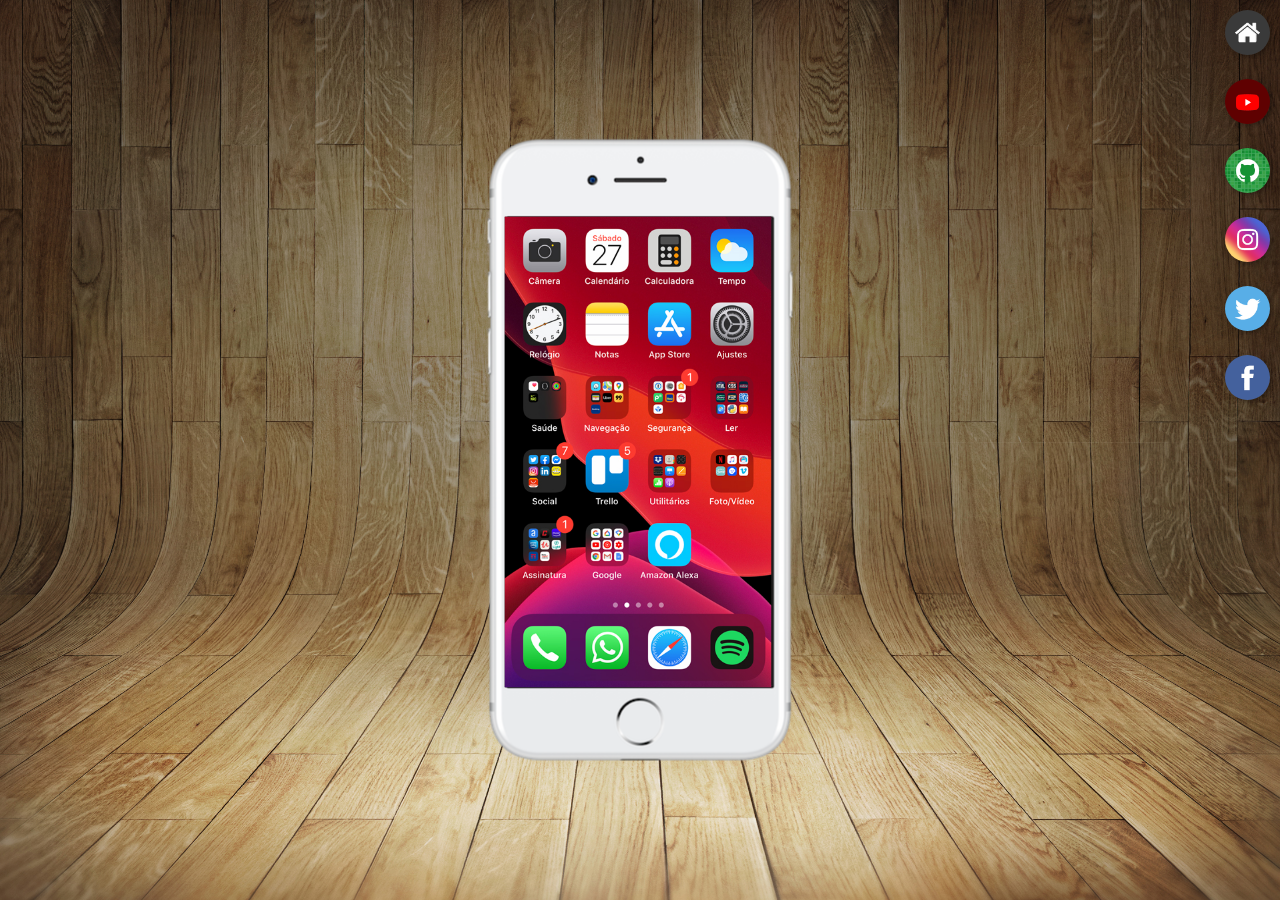
<file: index.html>
<!DOCTYPE html>
<html lang="pt-br">
<head>
    <meta charset="UTF-8">
    <meta name="viewport" content="width=device-width, initial-scale=1.0">
    <link rel="shortcut icon" href="imagens/favicon.ico" type="image/x-icon">
    <link rel="stylesheet" href="style.css">
    <title>Projeto Redes Sociaist</title>
</head>
<body>
    <main>
        <section id="telefone">
            <iframe src="home.html" name="tela" id="tela" frameborder="0">
                Seu navegador não é compatível com isso.
             </iframe>
        </section>
        <section id="redes-sociais">
                <a href="index.html"><img src="imagens/logo-home.jpg" alt="HOME"></a><br>   
                <a href="youtube.html" target="tela"><img src="imagens/logo-youtube.jpg" alt="logo-youtube"></a>  <br> 
                <a href="github.html" target="tela"><img src="imagens/logo-github.jpg" alt="logo-github"></a><br>
                <a href="insta.html" target="tela"><img src="imagens/logo-instagram.jpg" alt="logo-instagram"></a><br>
                <a href="twiter.html" target="tela"><img src="imagens/logo-twitter.jpg" alt="logo-twitter"></a><br>
                <a href="facebook.html" target="tela"><img src="imagens/logo-facebook.jpg" alt="logo-facebook"></a>
        </section>
    </main>
</body>
</html>
</file>
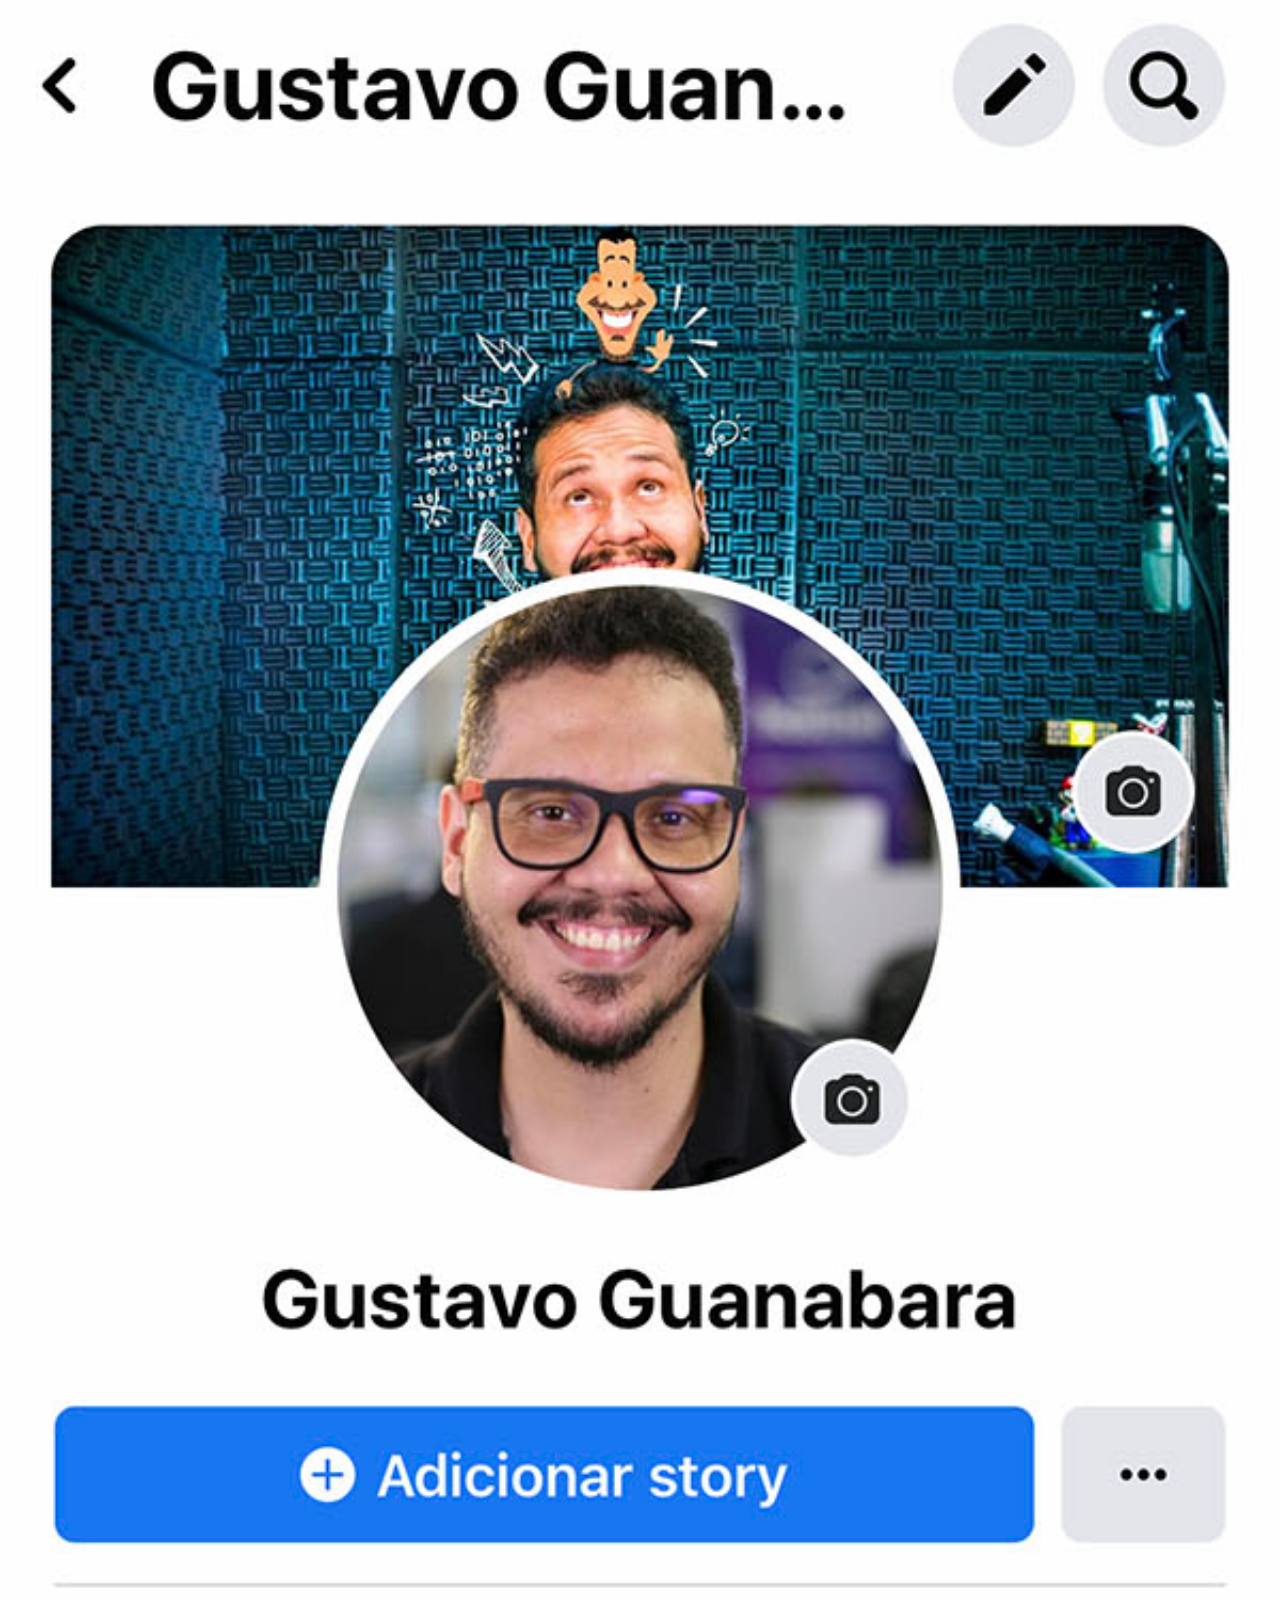
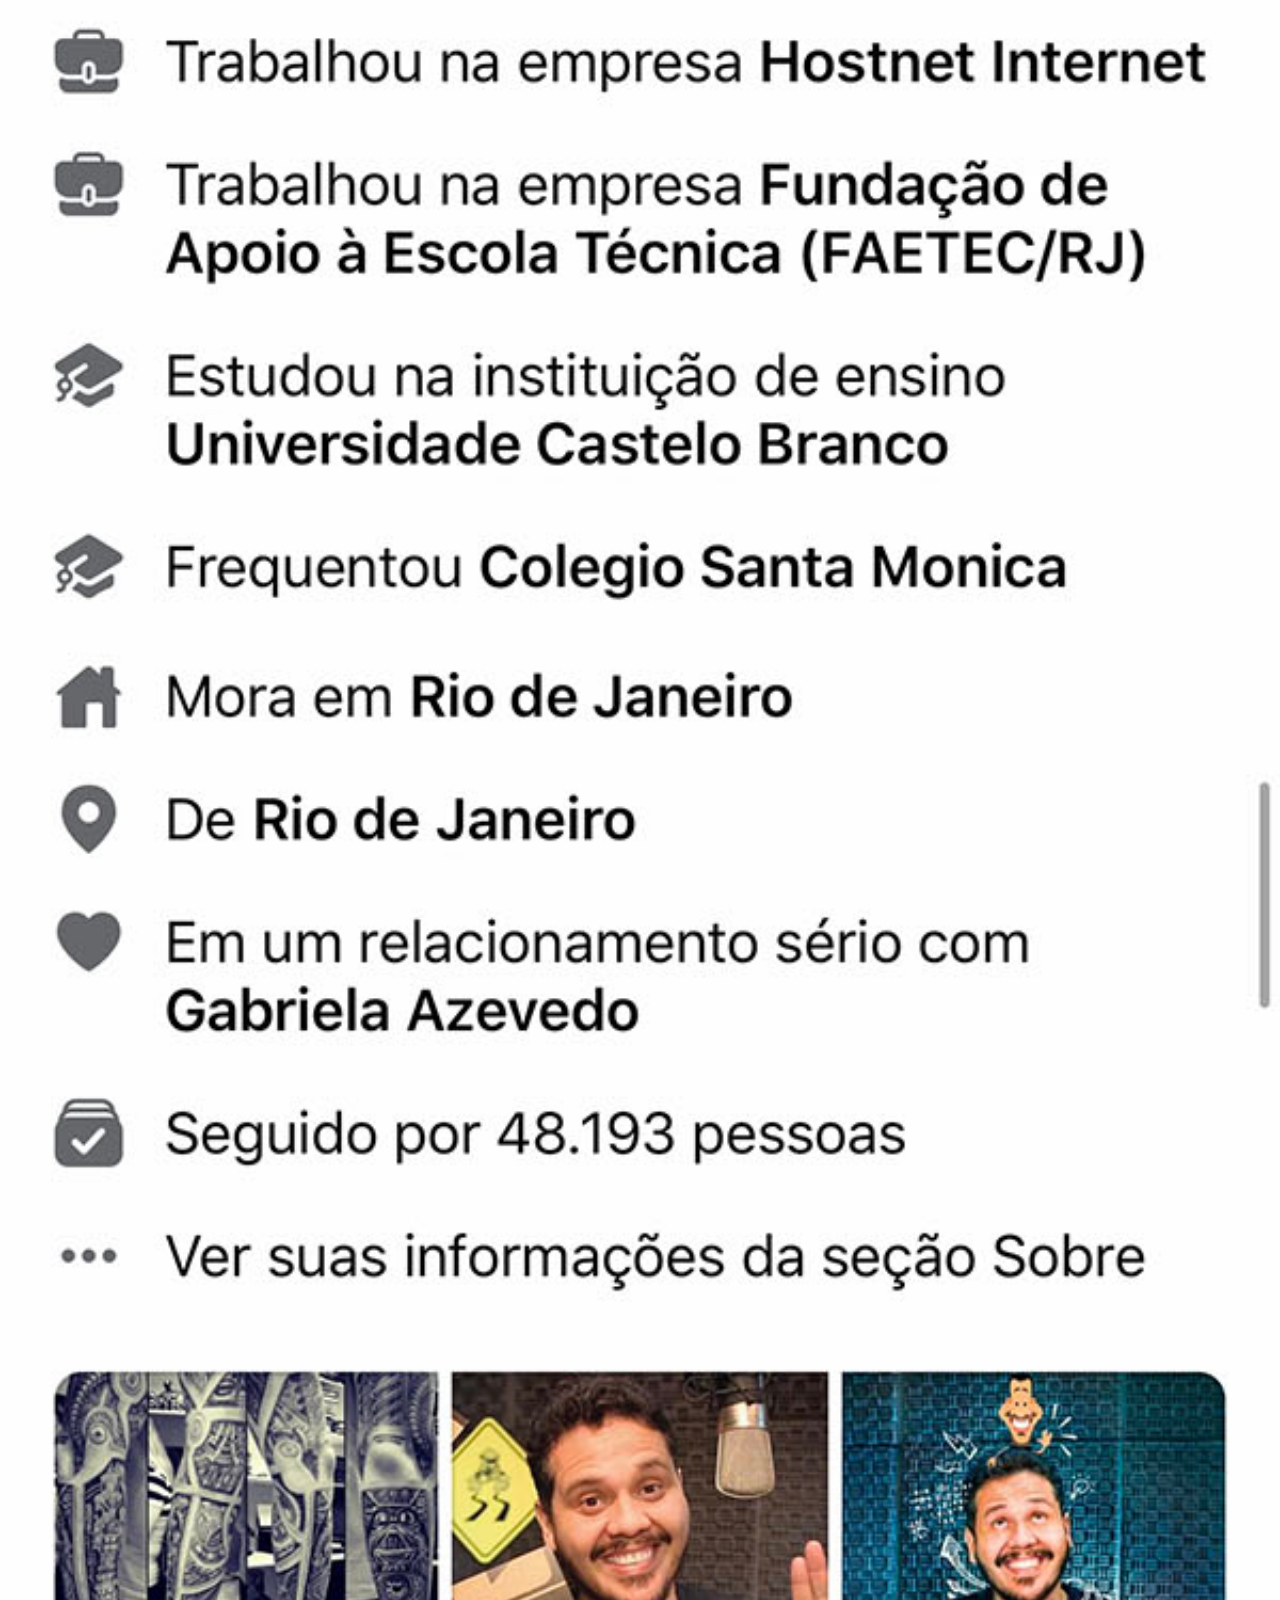
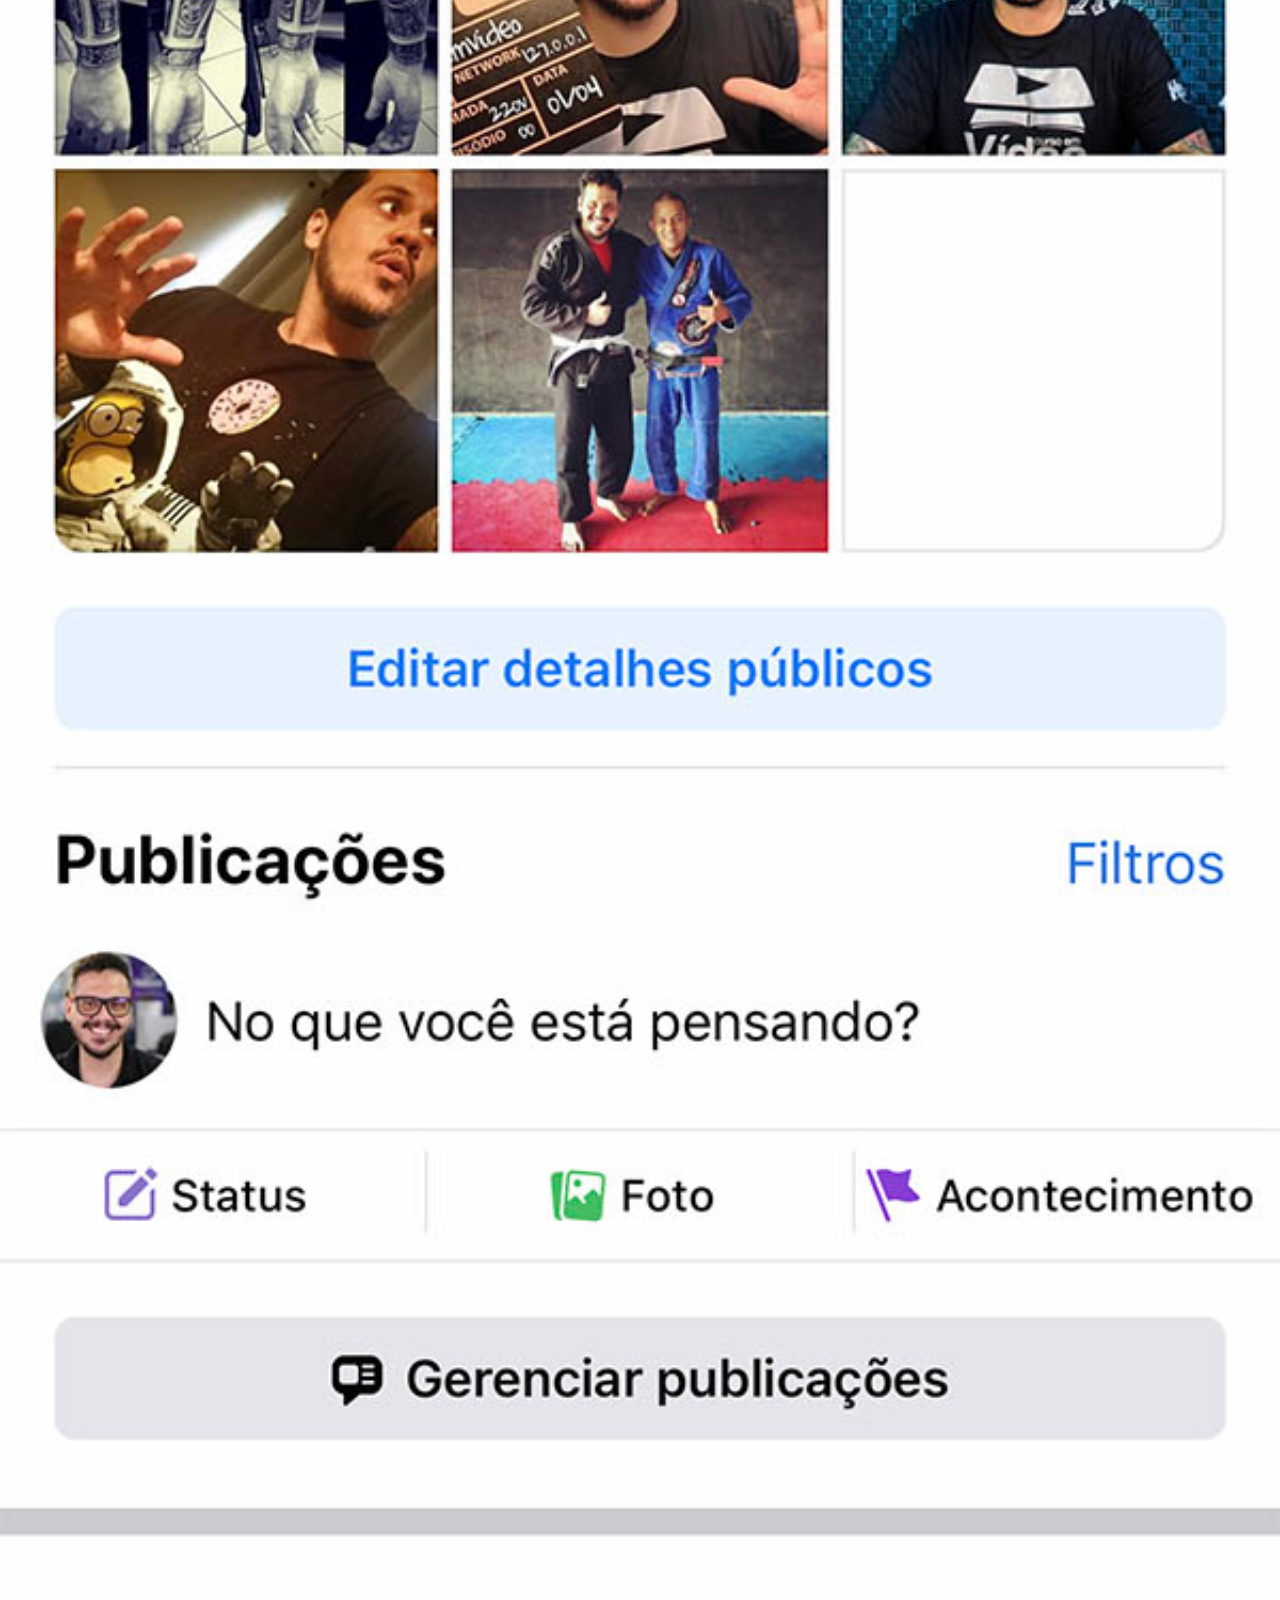
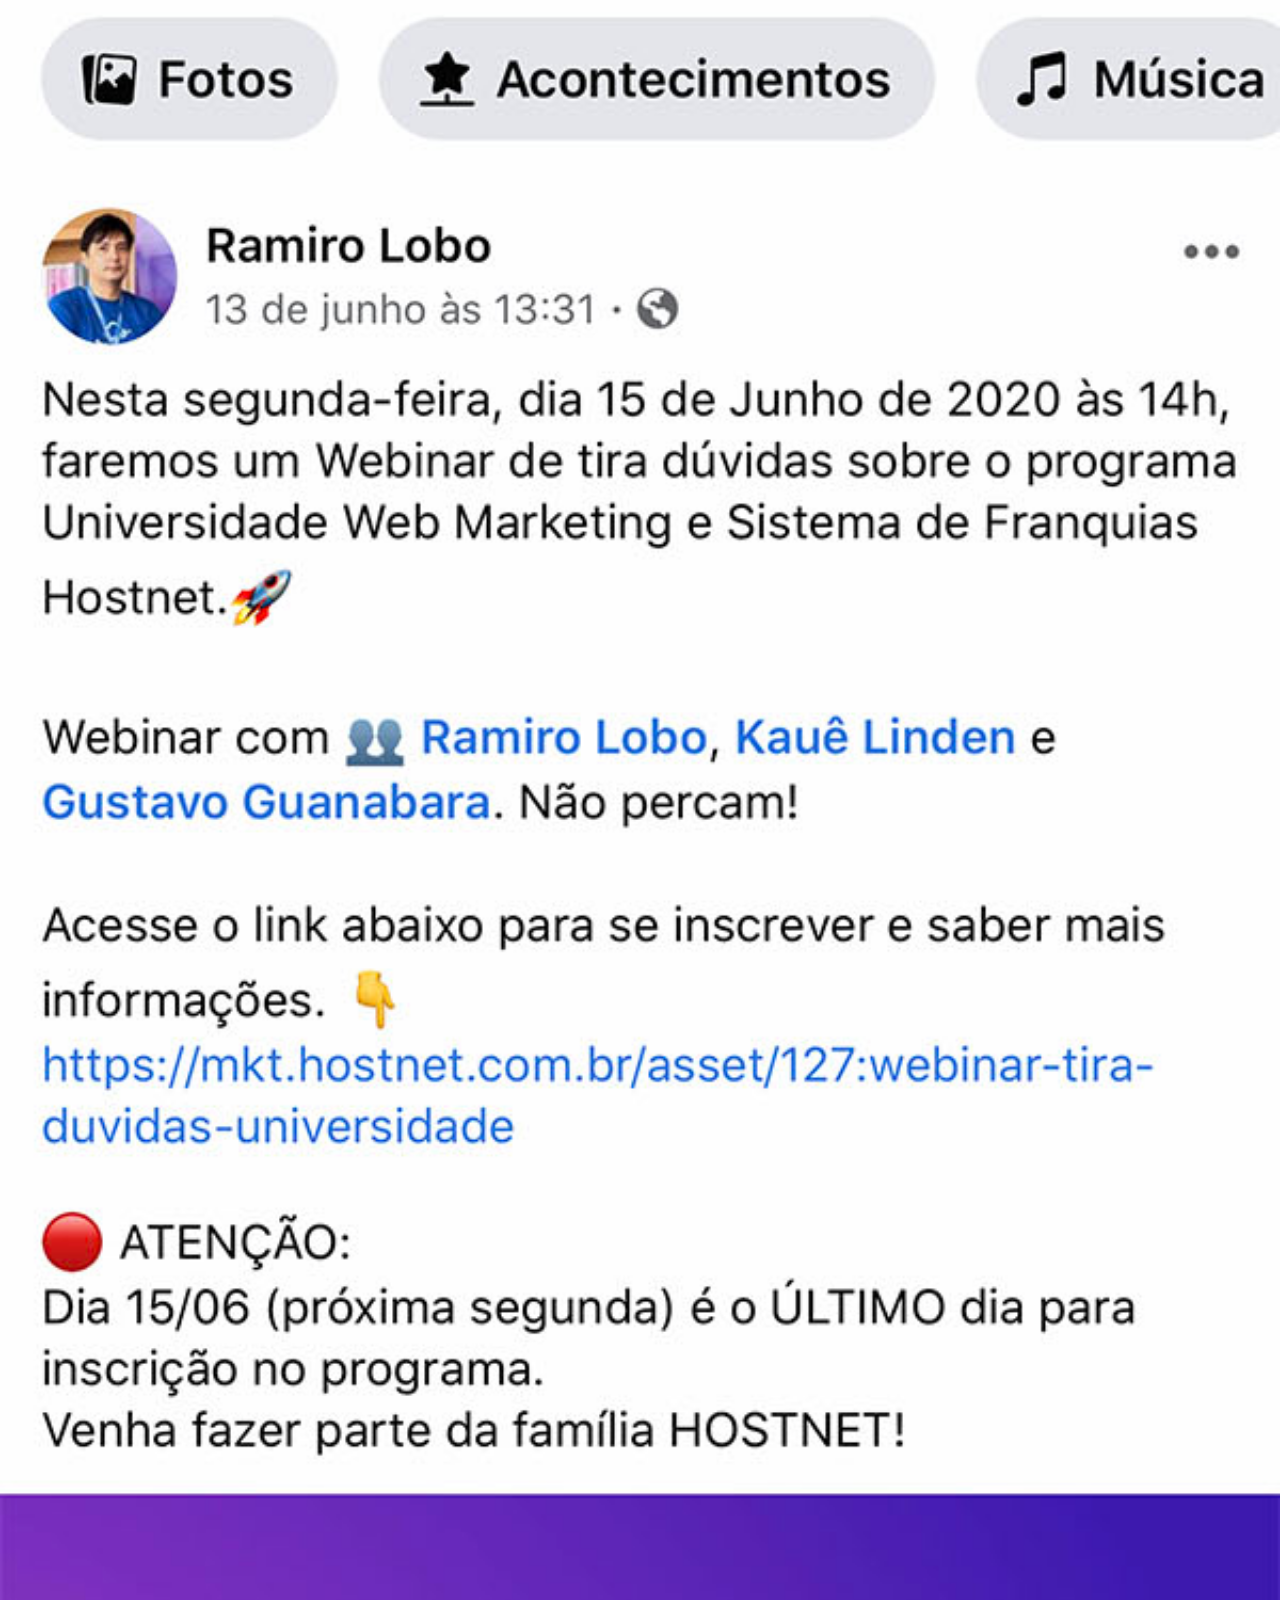
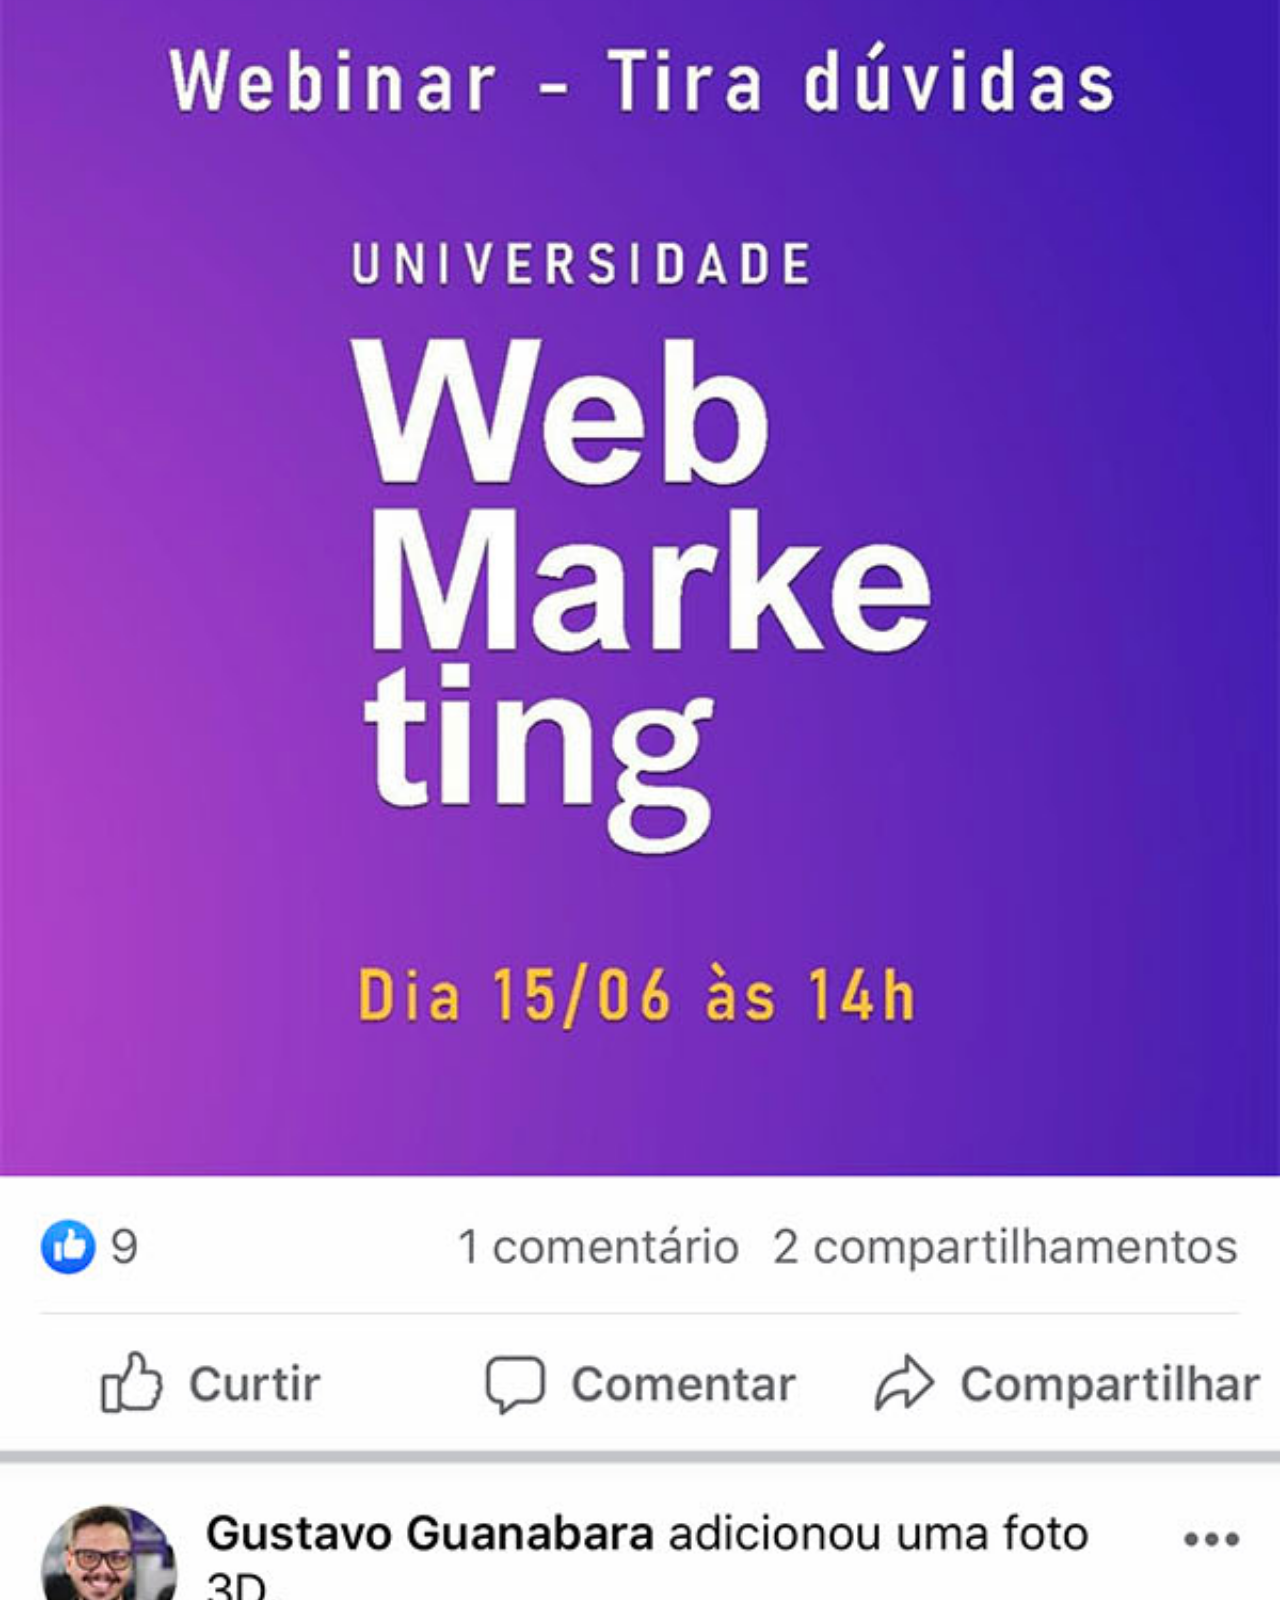
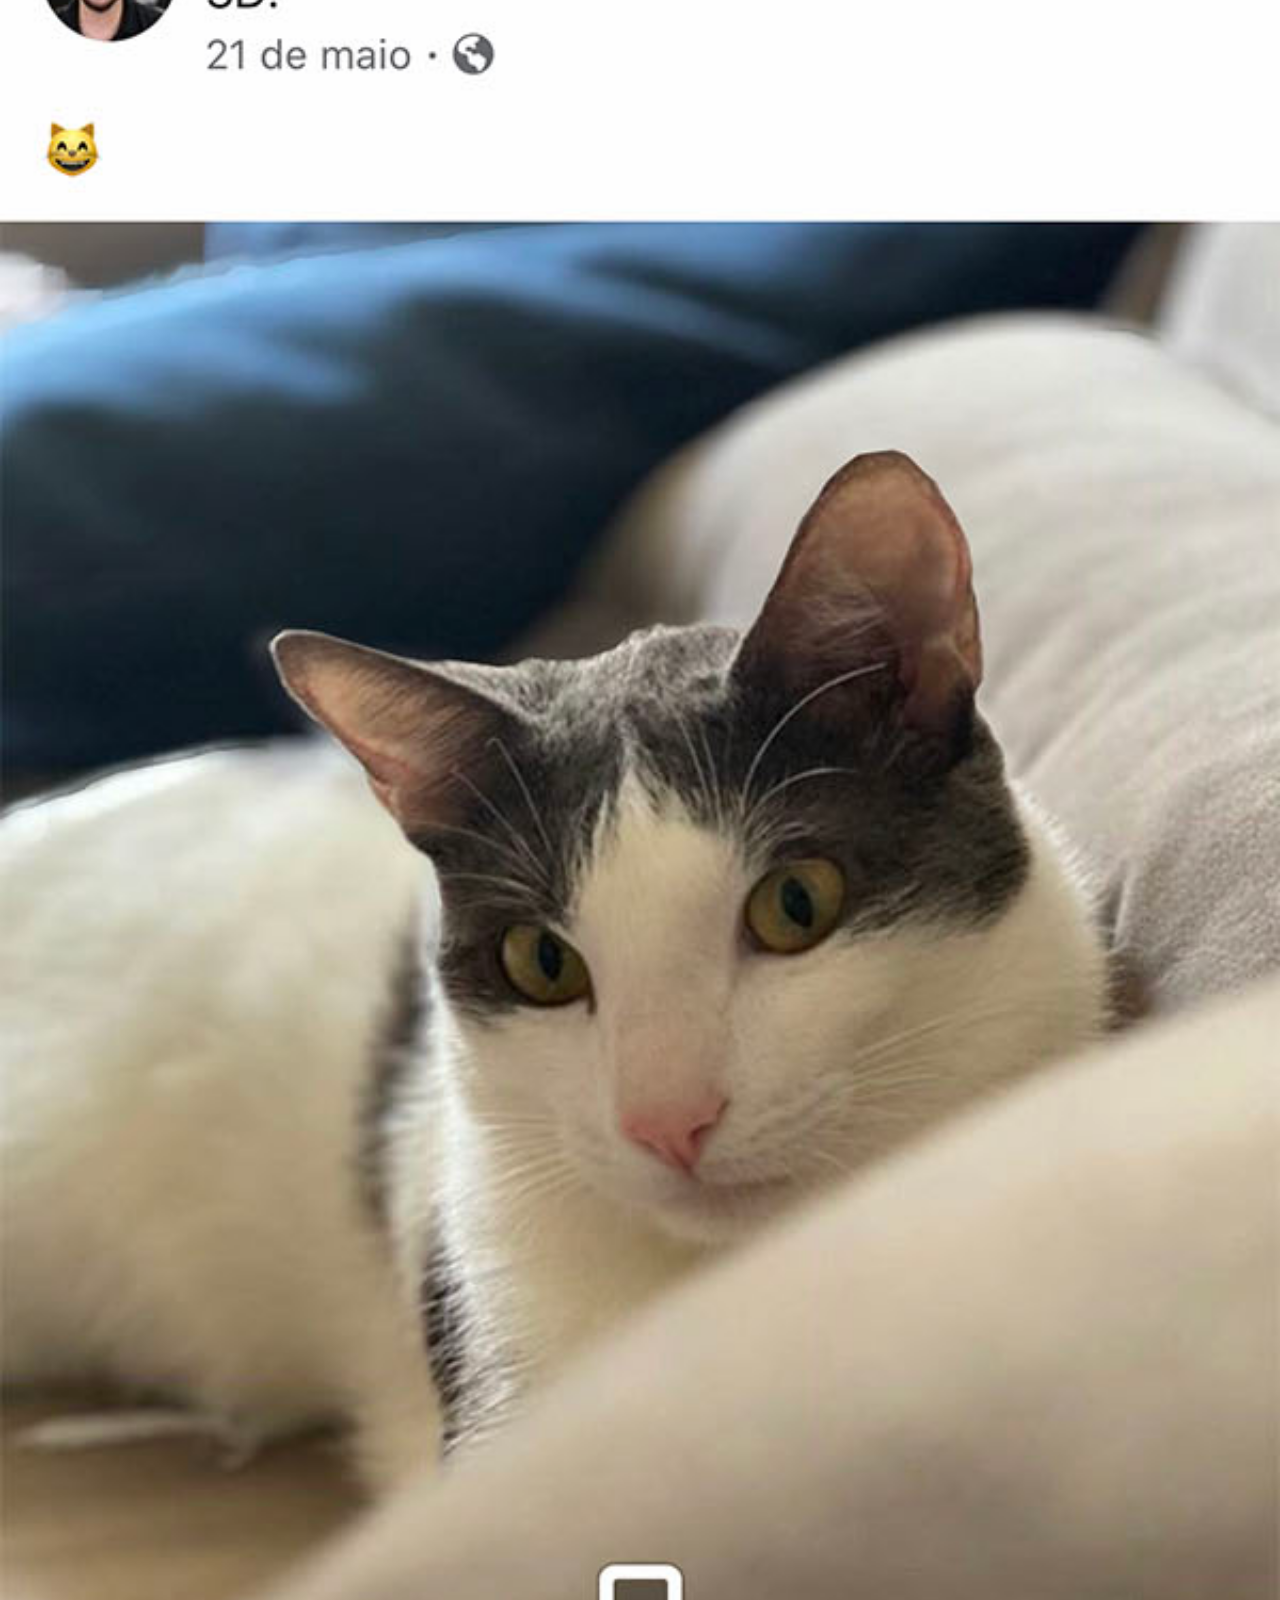
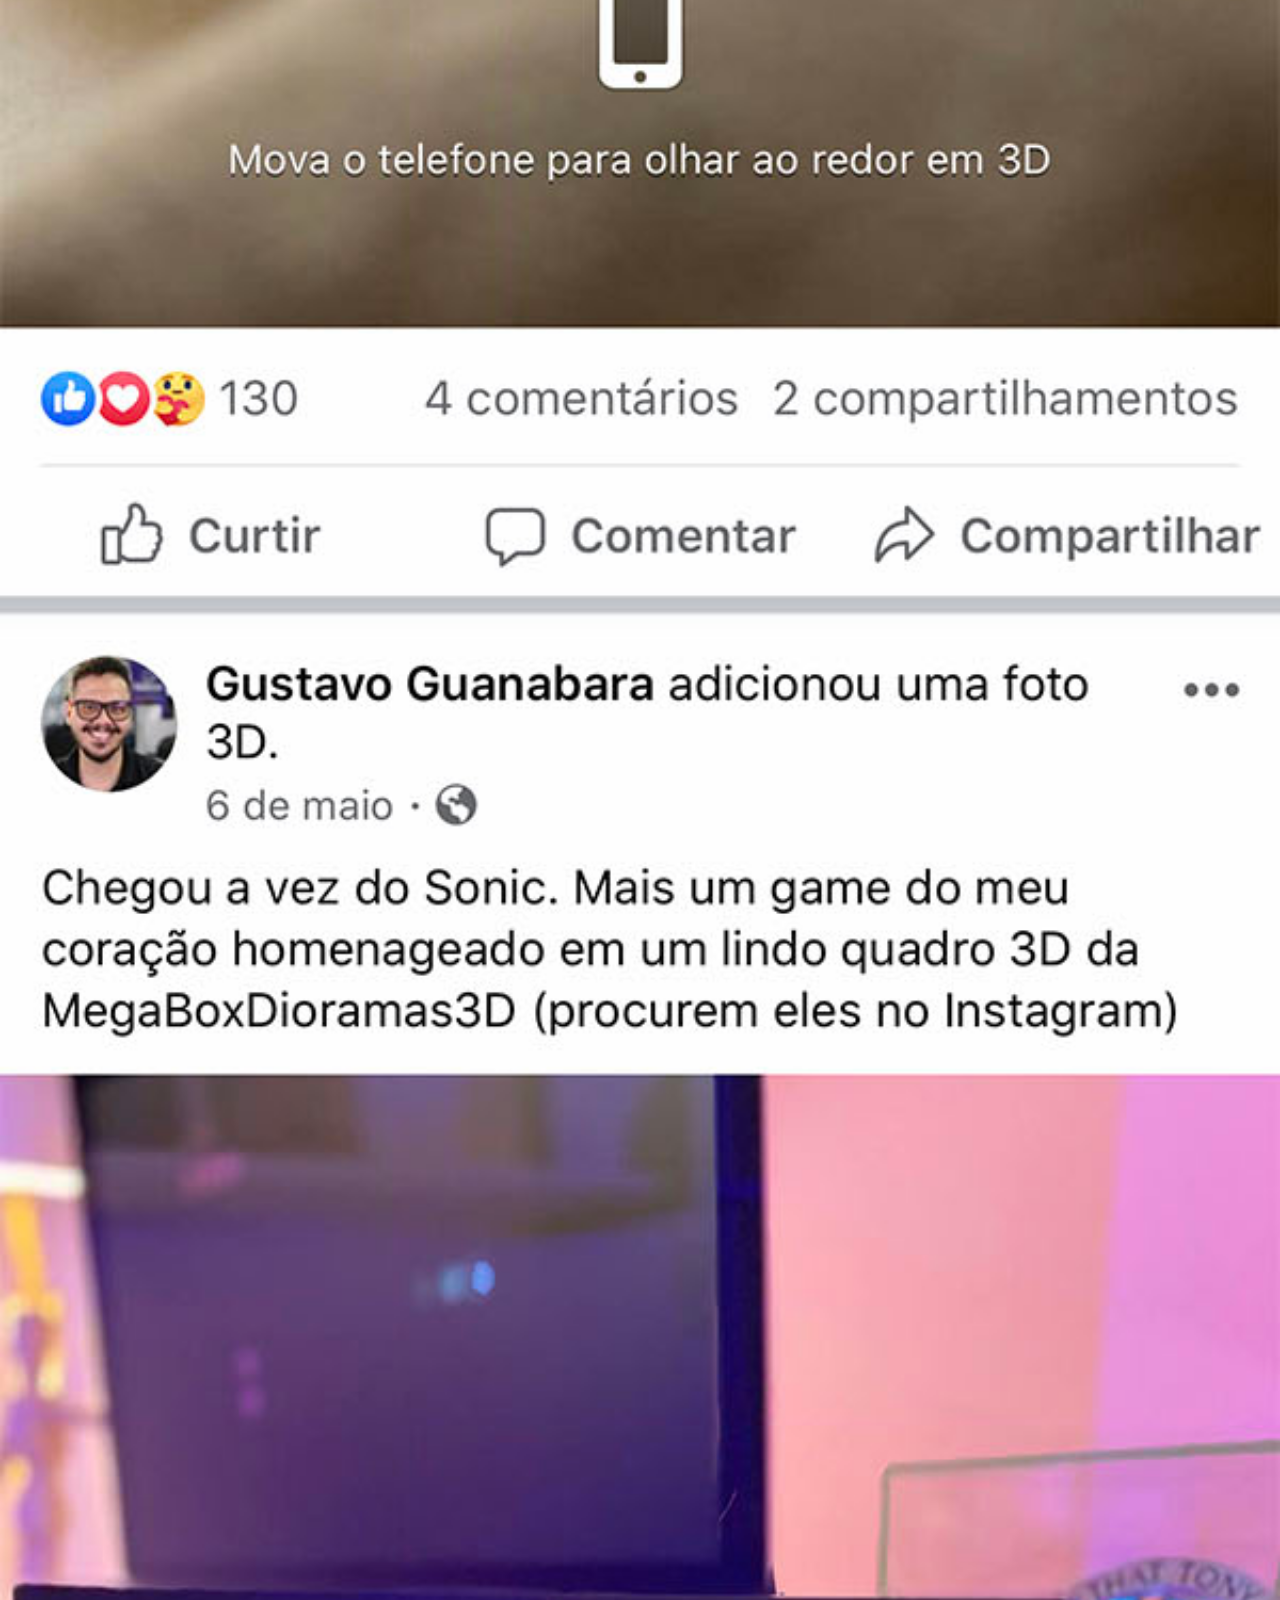
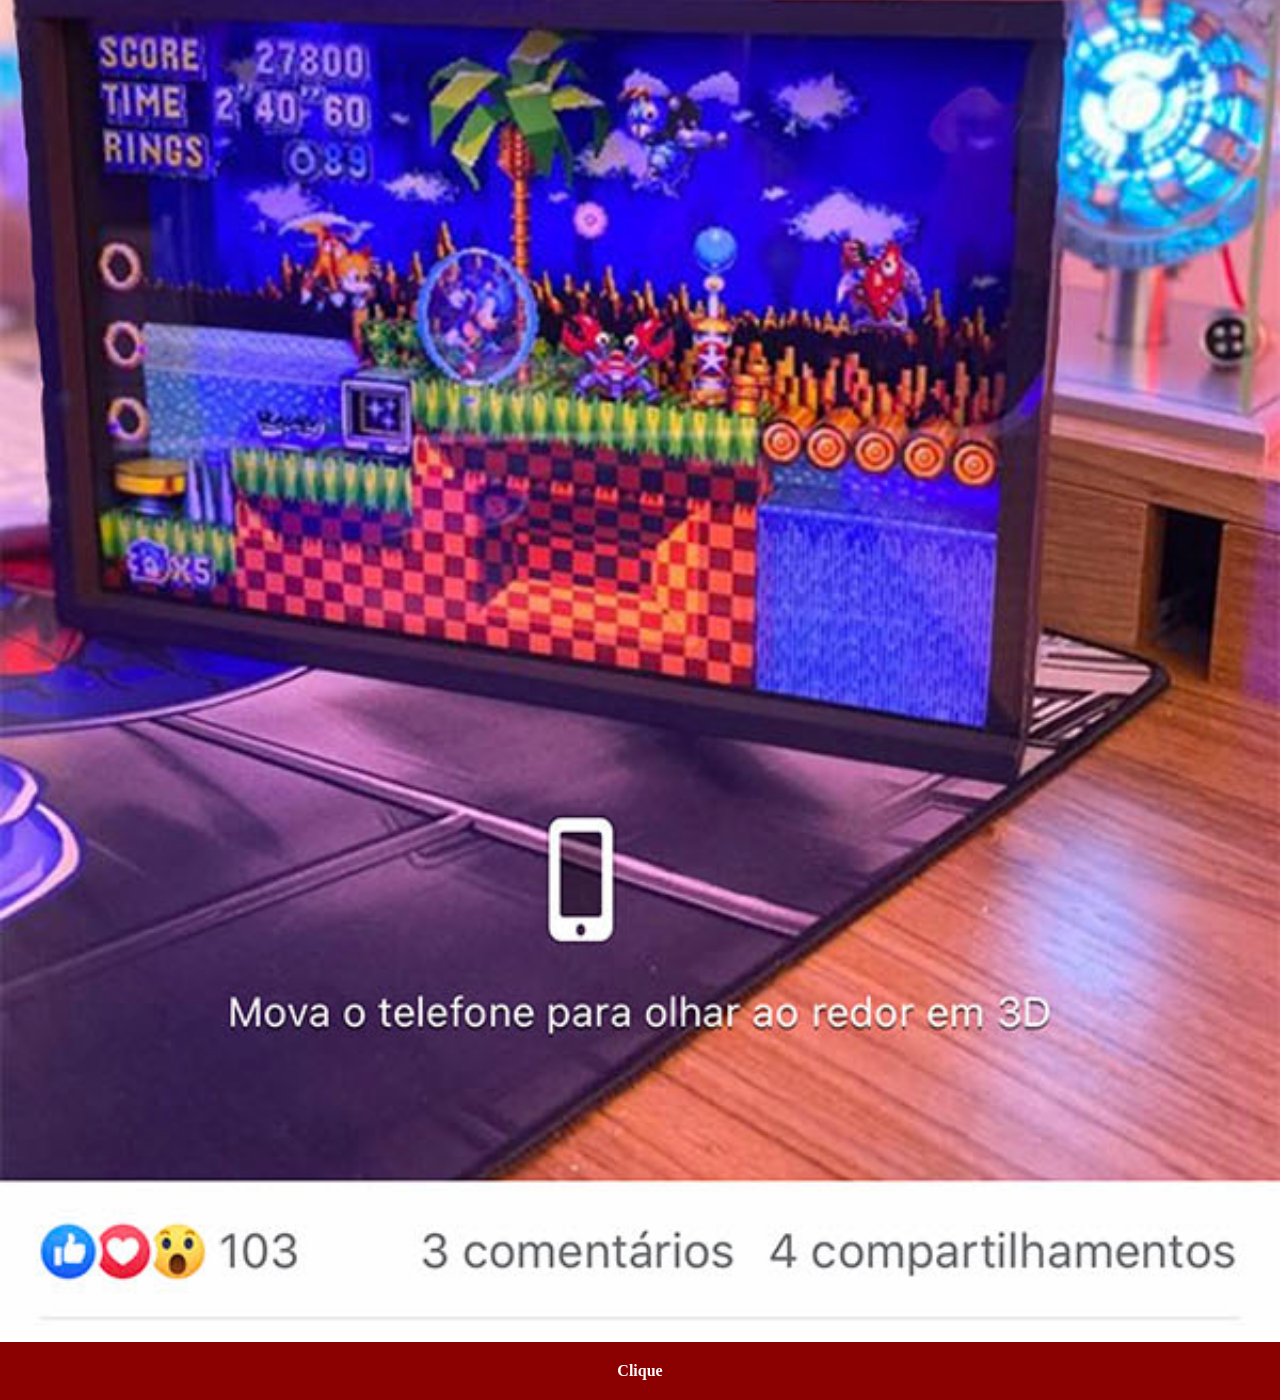
<file: facebook.html>
<!DOCTYPE html>
<html lang="pt-br">
<head>
    <meta charset="UTF-8">
    <meta name="viewport" content="width=device-width, initial-scale=1.0">
    <title>Facebook</title>
        <style>
       * {
        margin: 0;
        padding: 0;
       }
       ::-webkit-scrollbar {
        width: 0px;
        height: 0px;
       }
       img {
        width: 100vw;
       }
       a {
        display: block;
        background-color: darkred;
        padding: 20px;
        font-weight: bolder;
        text-decoration: none;
        text-align: center;
        color: white;
       }
       a:hover {
        background-color: red;
       }
    </style>
</head>
<body>
    <img src="imagens/tela-facebook.jpg" alt="Facebook">
    <a href="https://www.facebook.com/gustavoguanabara/">Clique</a>
</body>
</html>
</file>
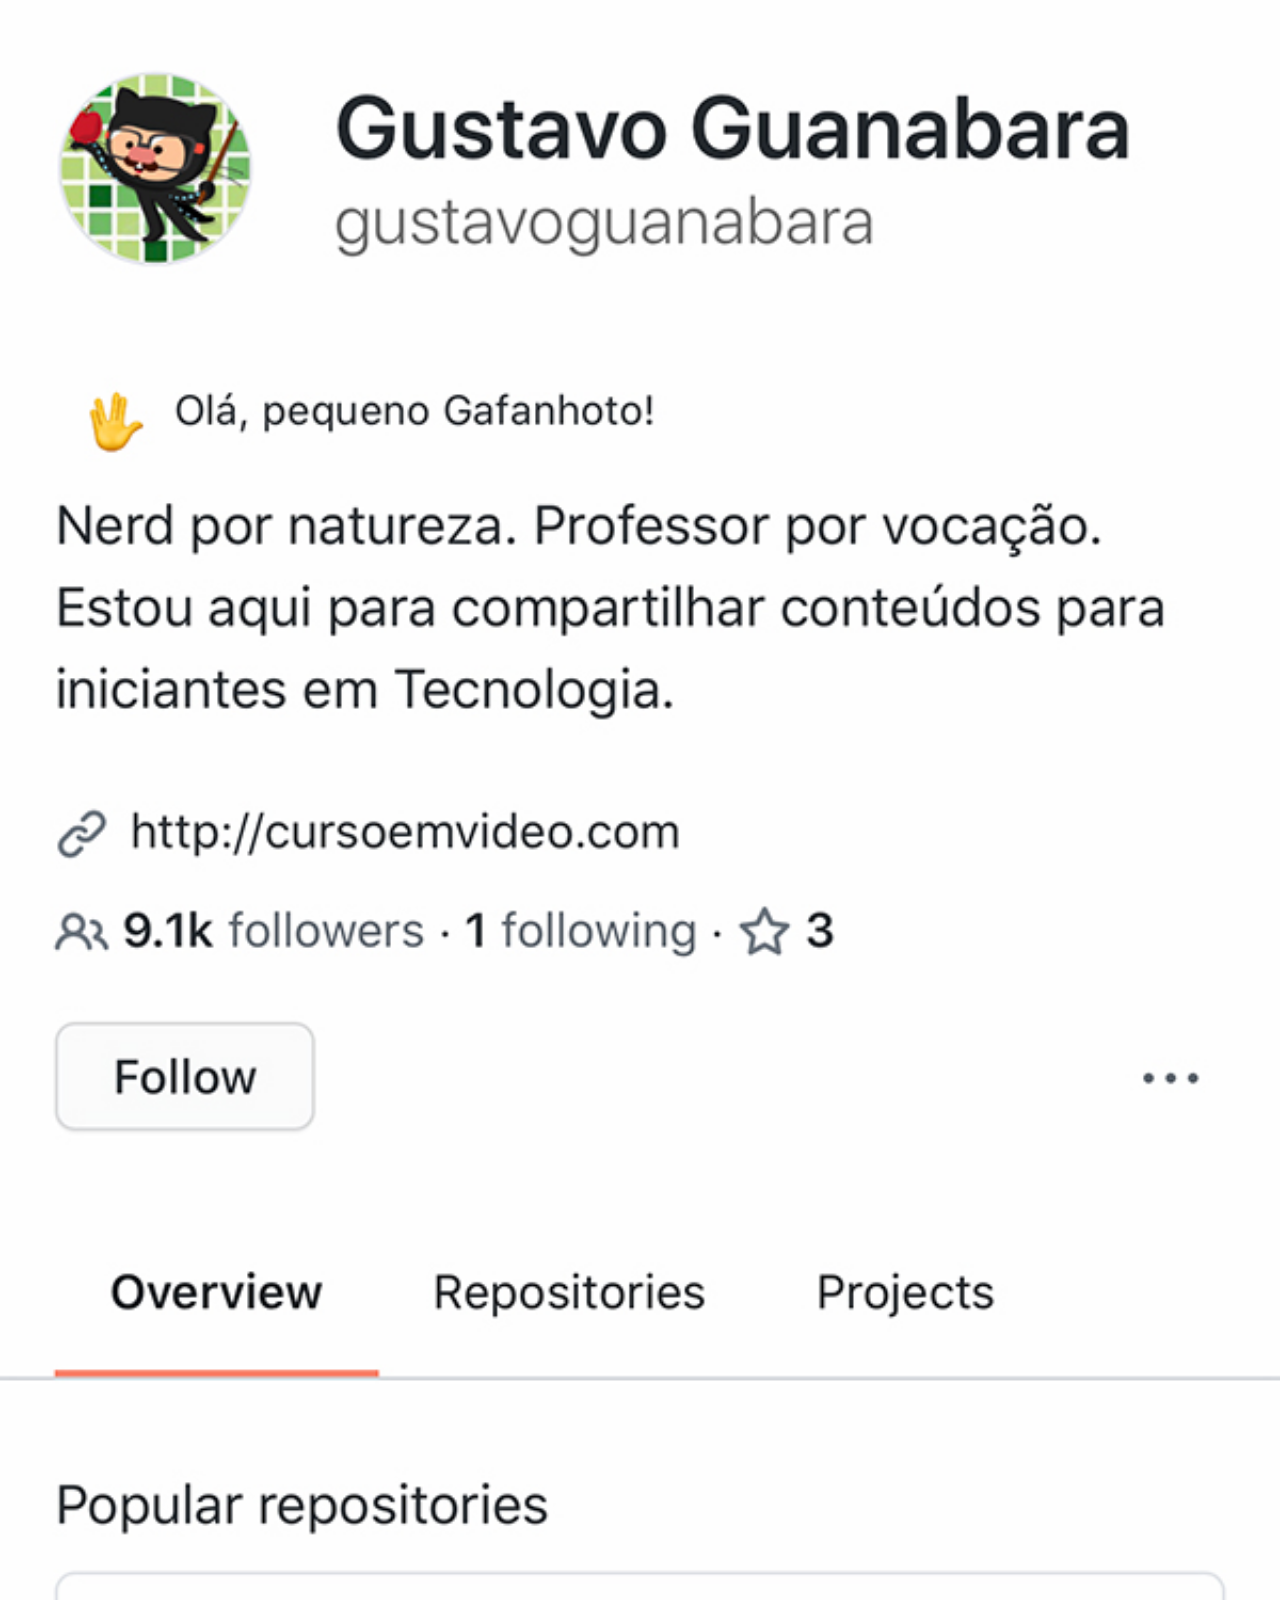
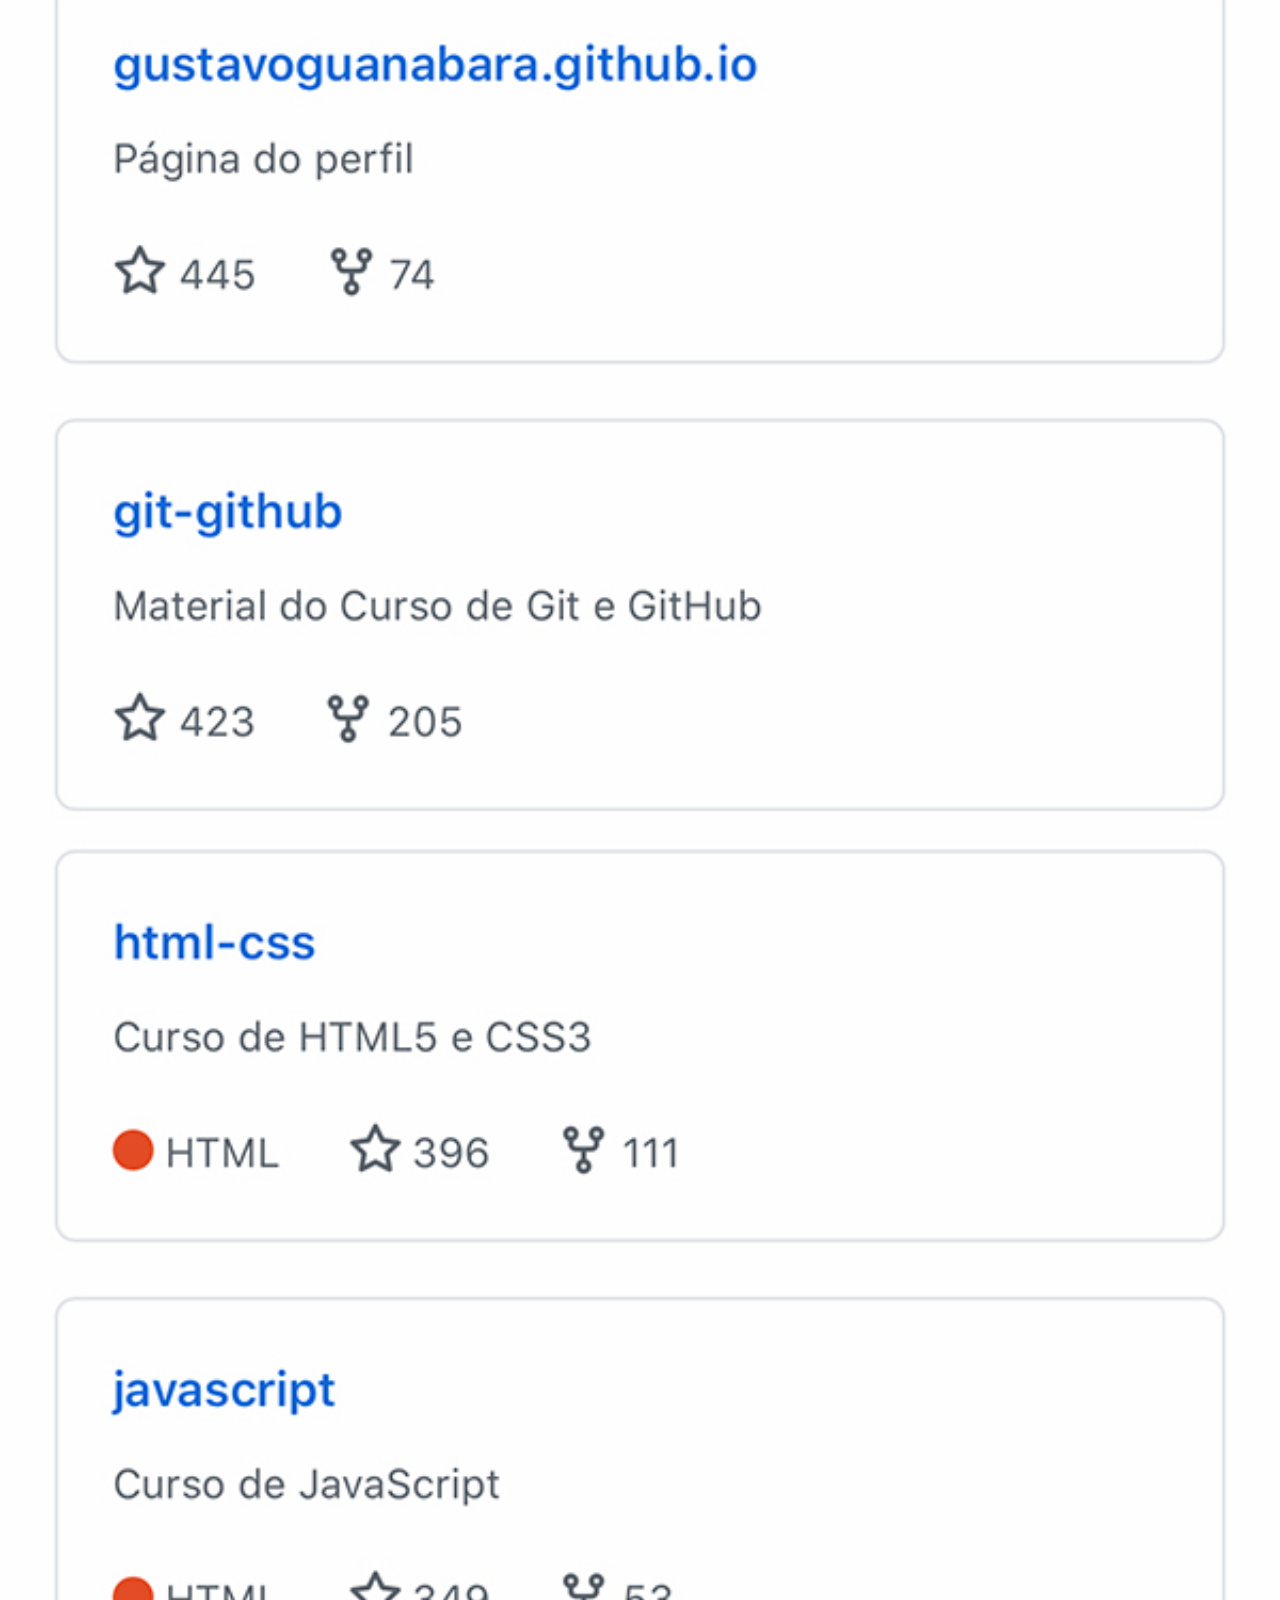
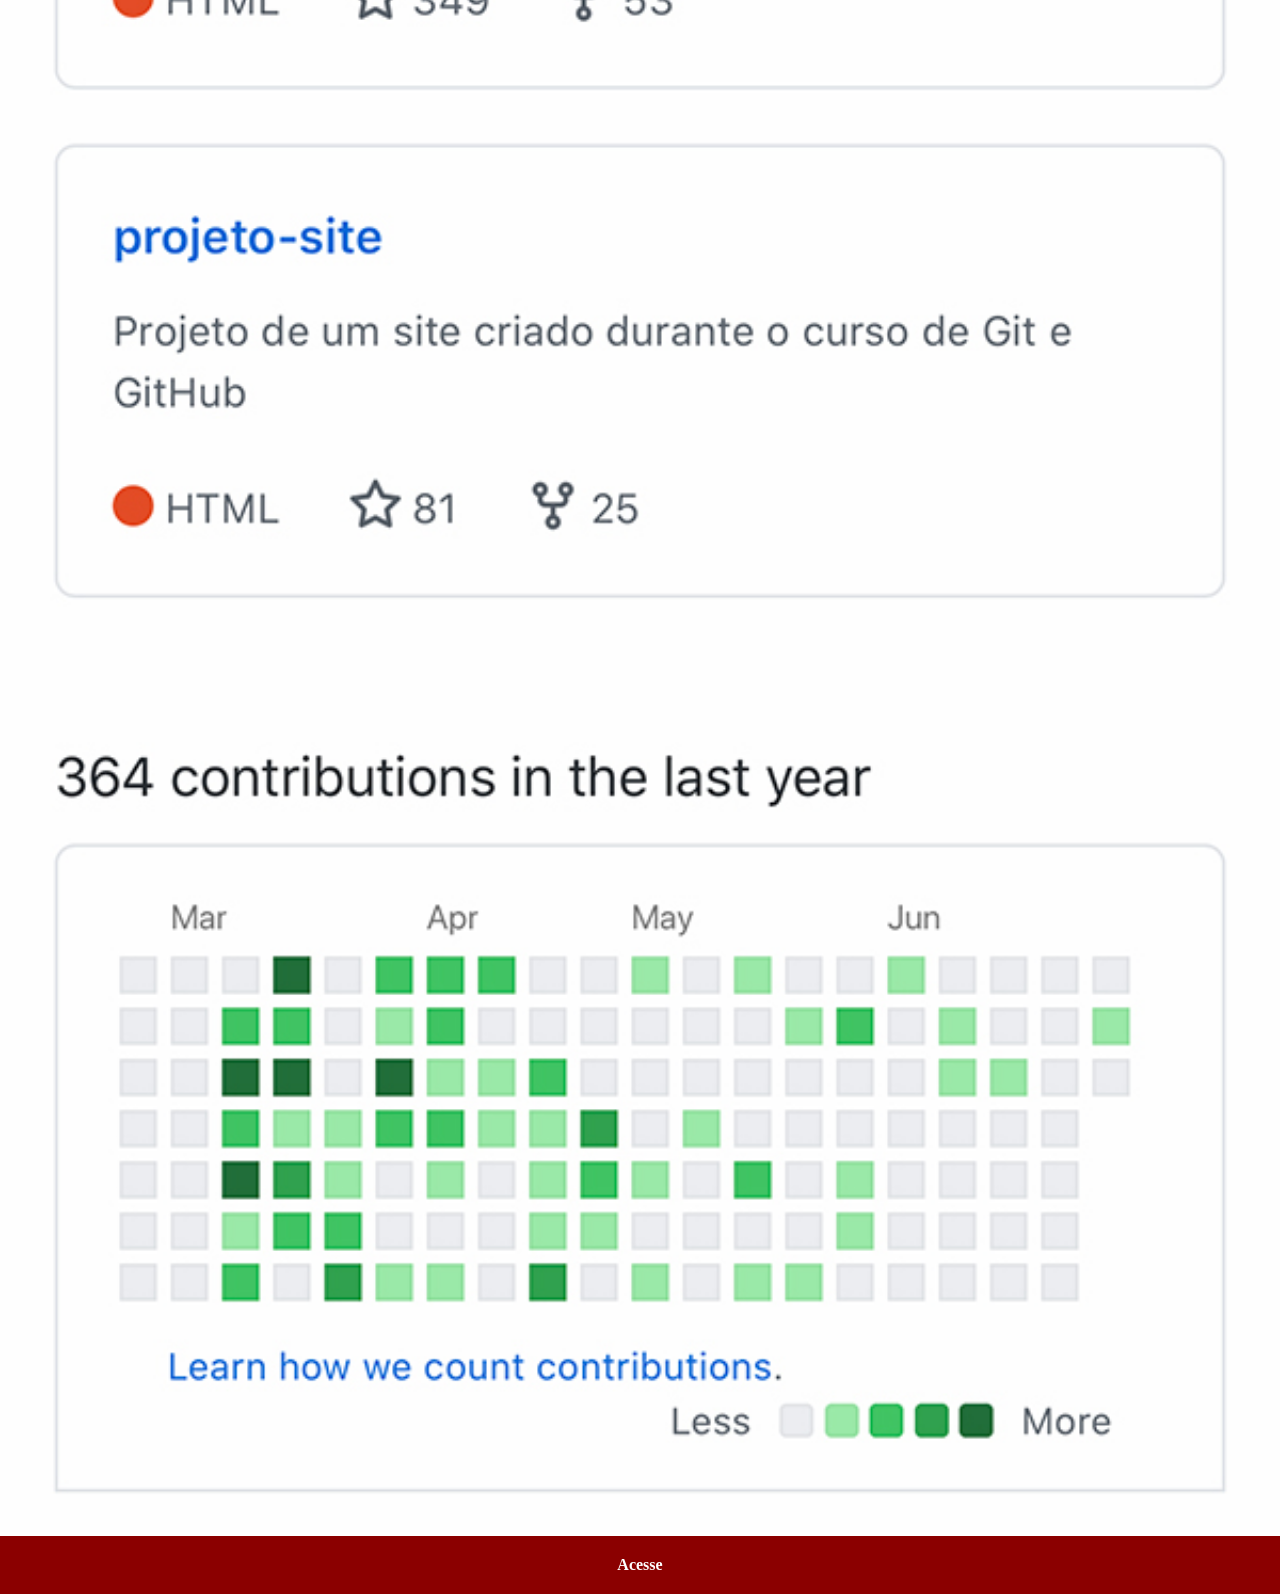
<file: github.html>
<!DOCTYPE html>
<html lang="pt-br">
<head>
    <meta charset="UTF-8">
    <meta name="viewport" content="width=device-width, initial-scale=1.0">
    <title>Github</title>
        <style>
       * {
        margin: 0;
        padding: 0;
       }
       ::-webkit-scrollbar {
        width: 0px;
        height: 0px;
       }
       img {
        width: 100vw;
       }
       a {
        display: block;
        background-color: darkred;
        padding: 20px;
        font-weight: bolder;
        text-decoration: none;
        text-align: center;
        color: white;
       }
       a:hover {
        background-color: red;
       }
    </style>
</head>
<body>
    <img src="imagens/tela-github.jpg" alt="Github"> 
    <a href="https://gustavoguanabara.github.io" target="_blank">Acesse</a>
</body>
</html>
</file>
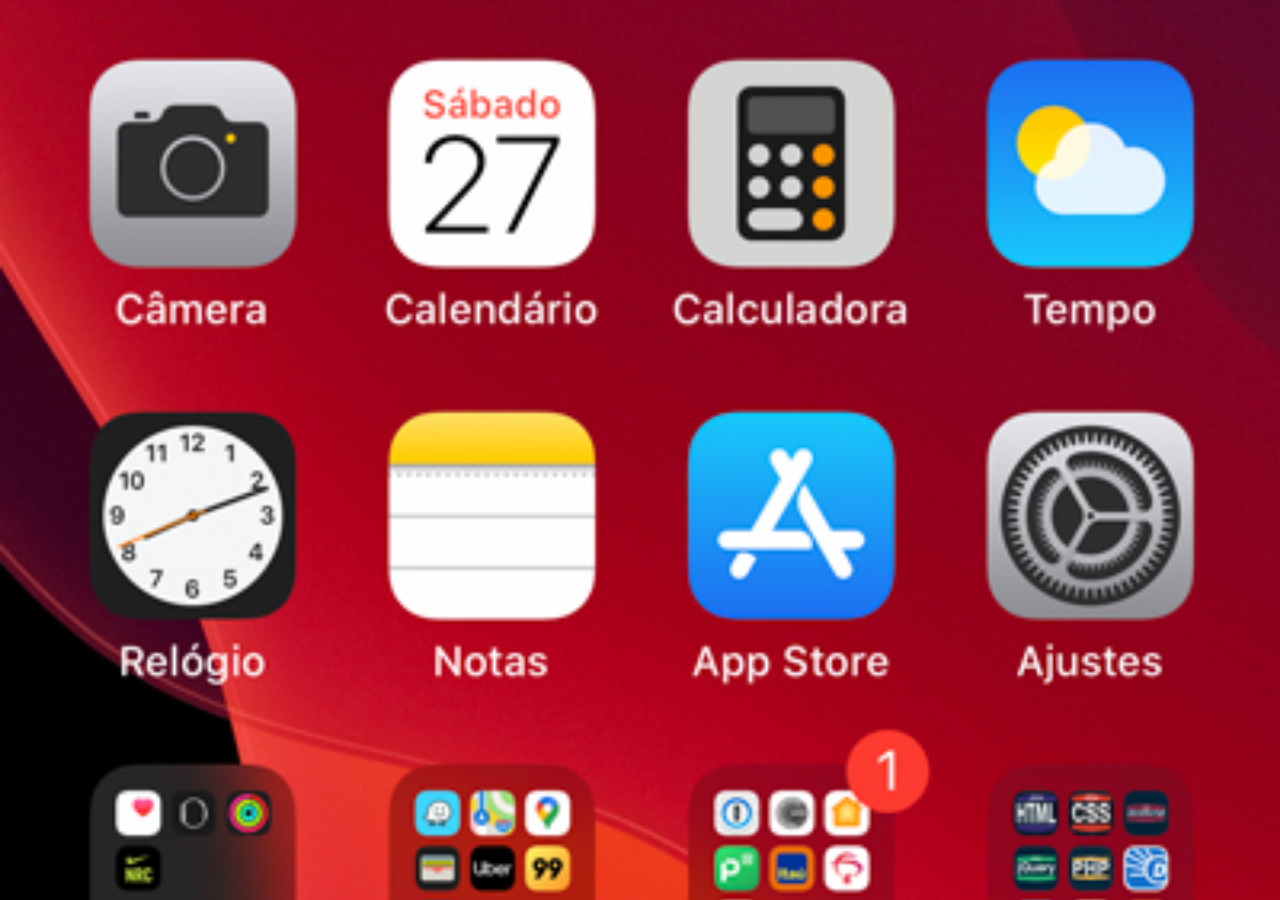
<file: home.html>
<!DOCTYPE html>
<html lang="pt-br">
<head>
    <meta charset="UTF-8">
    <meta name="viewport" content="width=device-width, initial-scale=1.0">
    <title>HOME</title>
    <style>
        * {
            margin: 0;
            padding: 0;
        }
        body {
            height: 100vh;
            width: 100vw;
            background-color: black;
            background-image: url(imagens/tela-home.jpg);
            background-repeat: no-repeat;
            background-position: top center;
            background-size: cover;
        }
    </style>
</head>
<body>
    
</body>
</html>
</file>
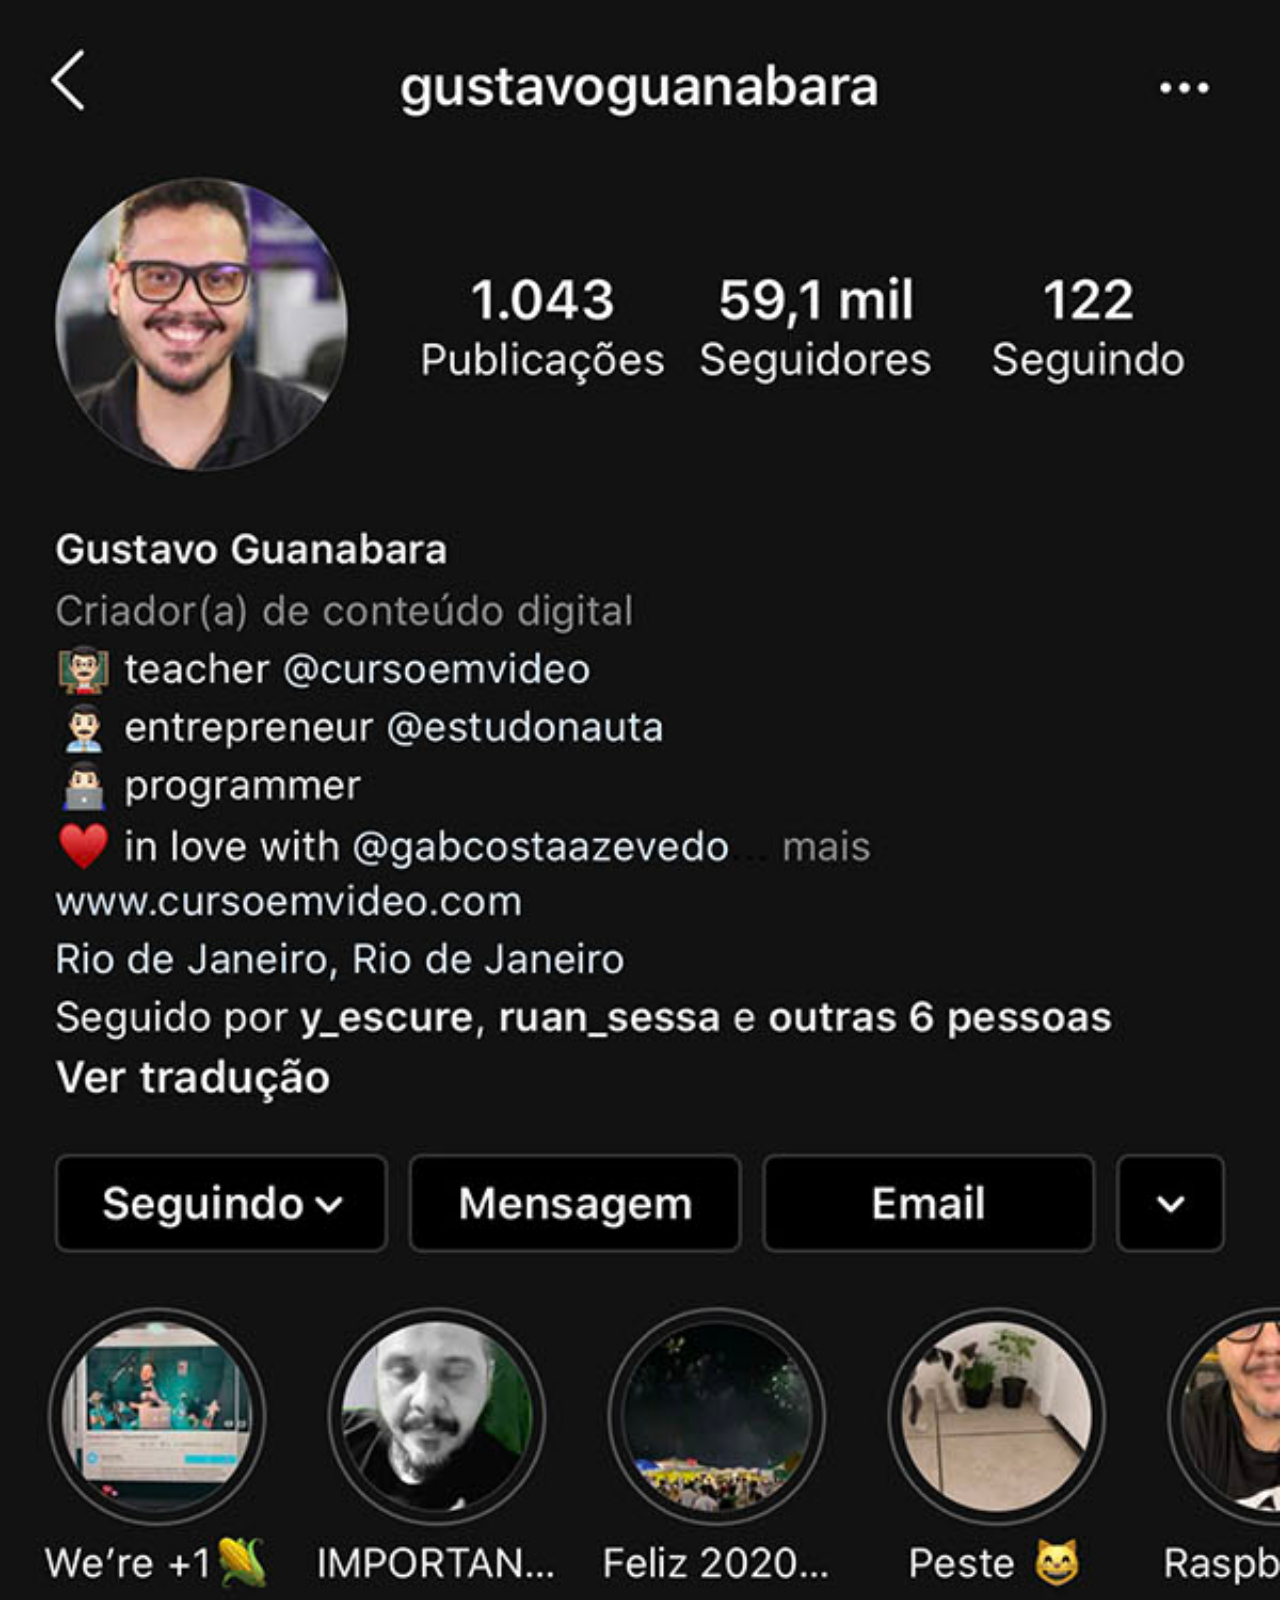
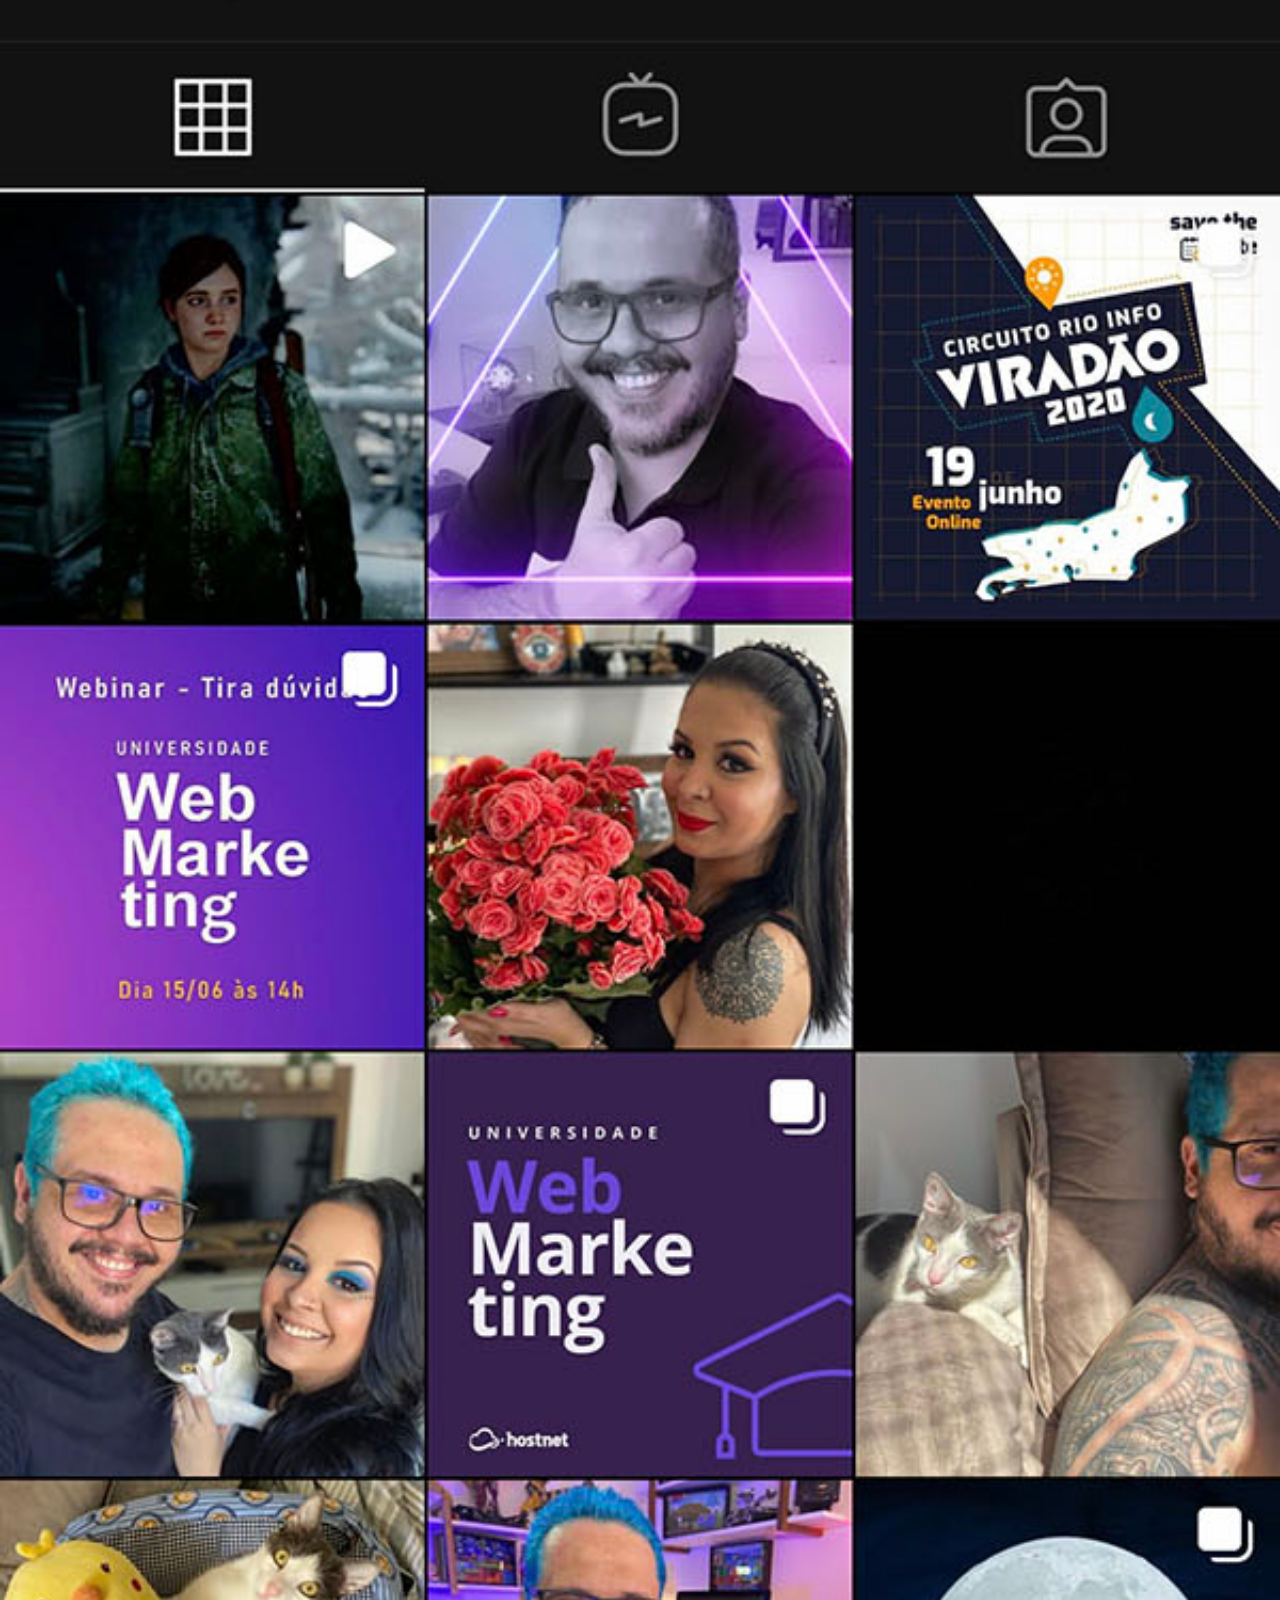
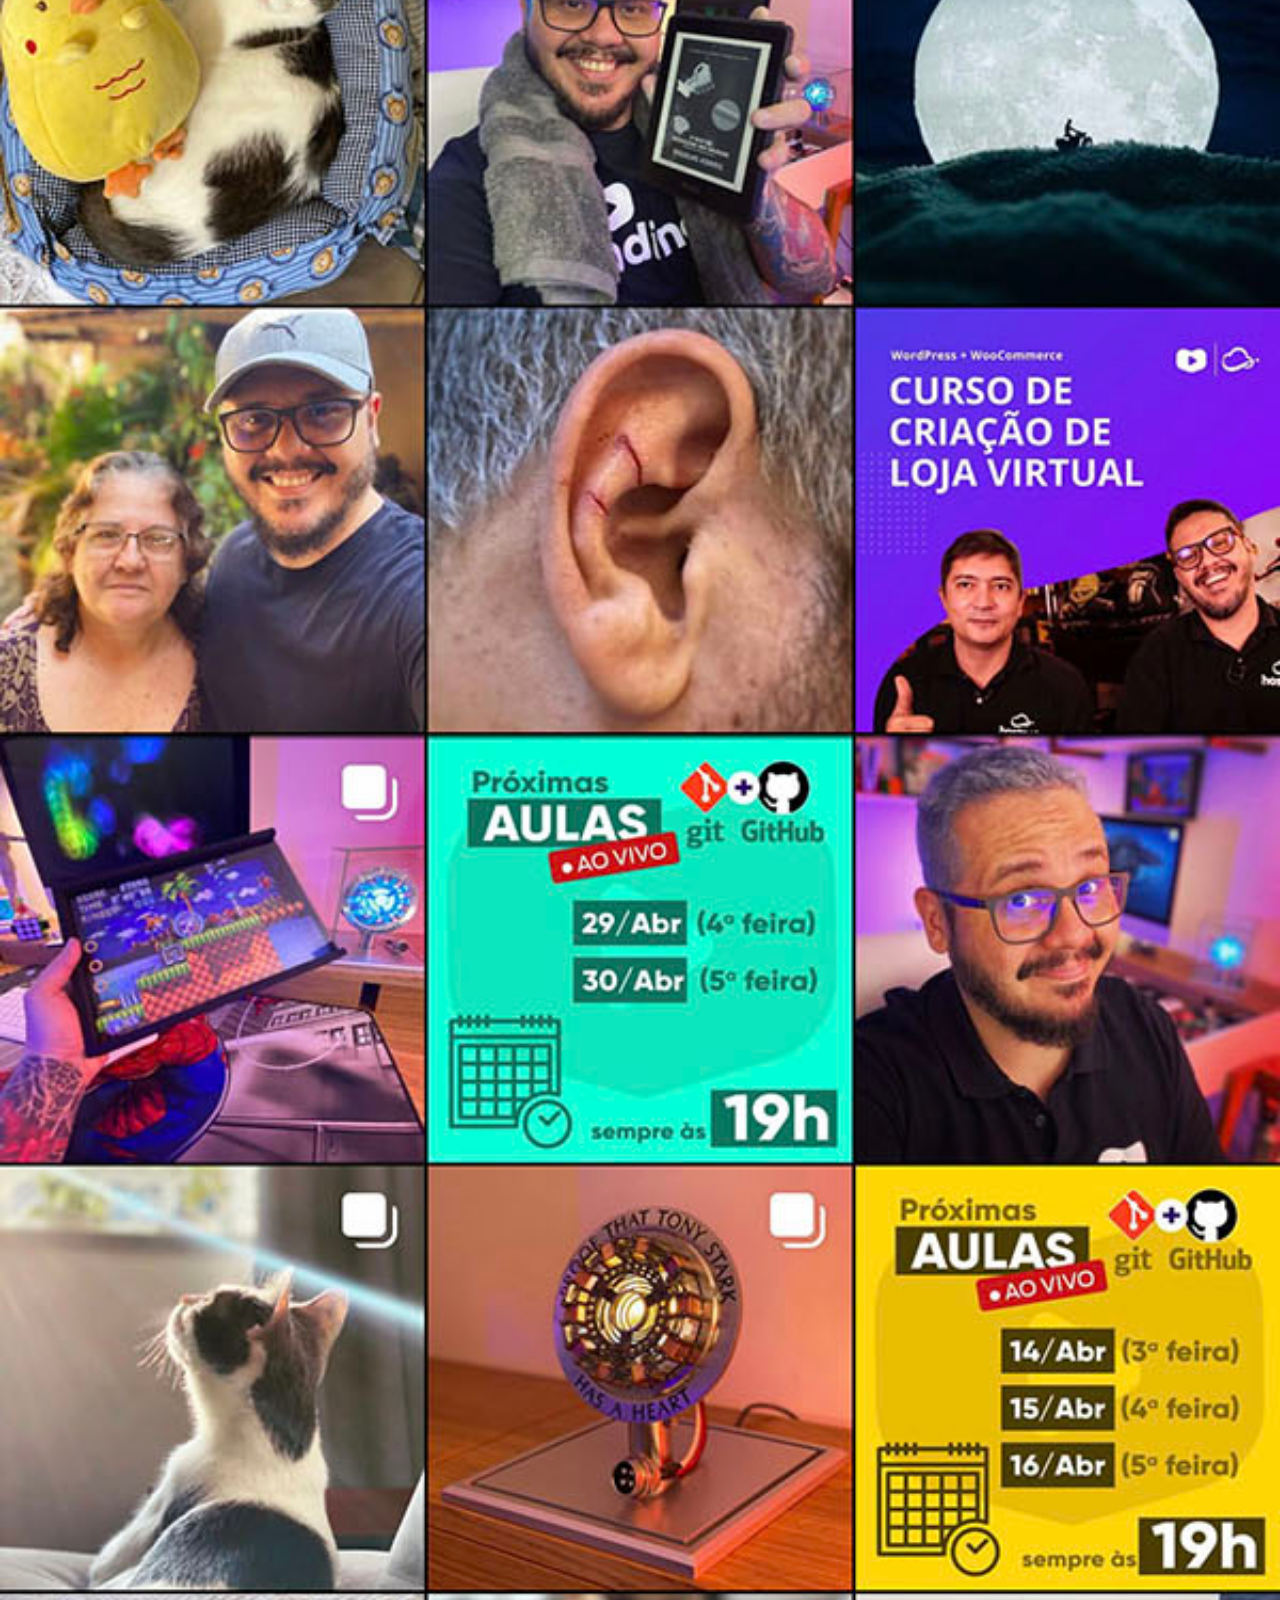
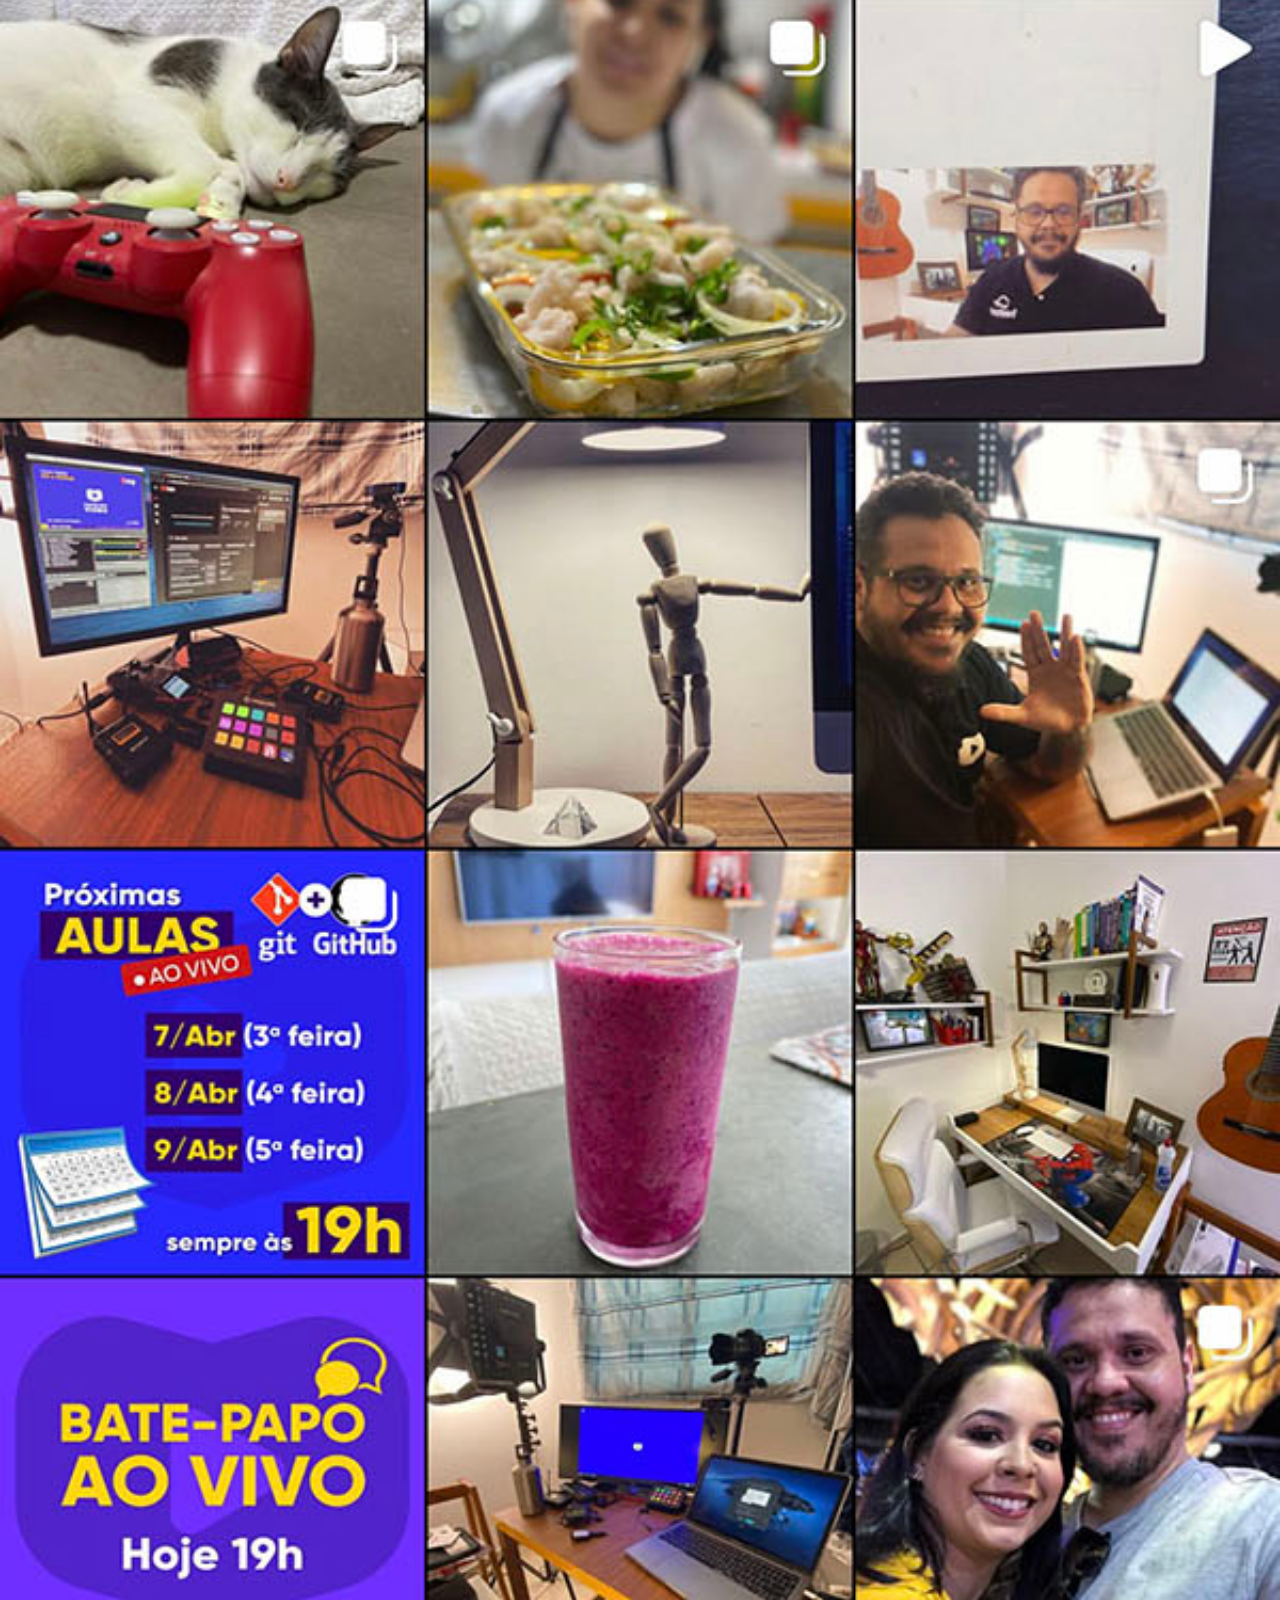
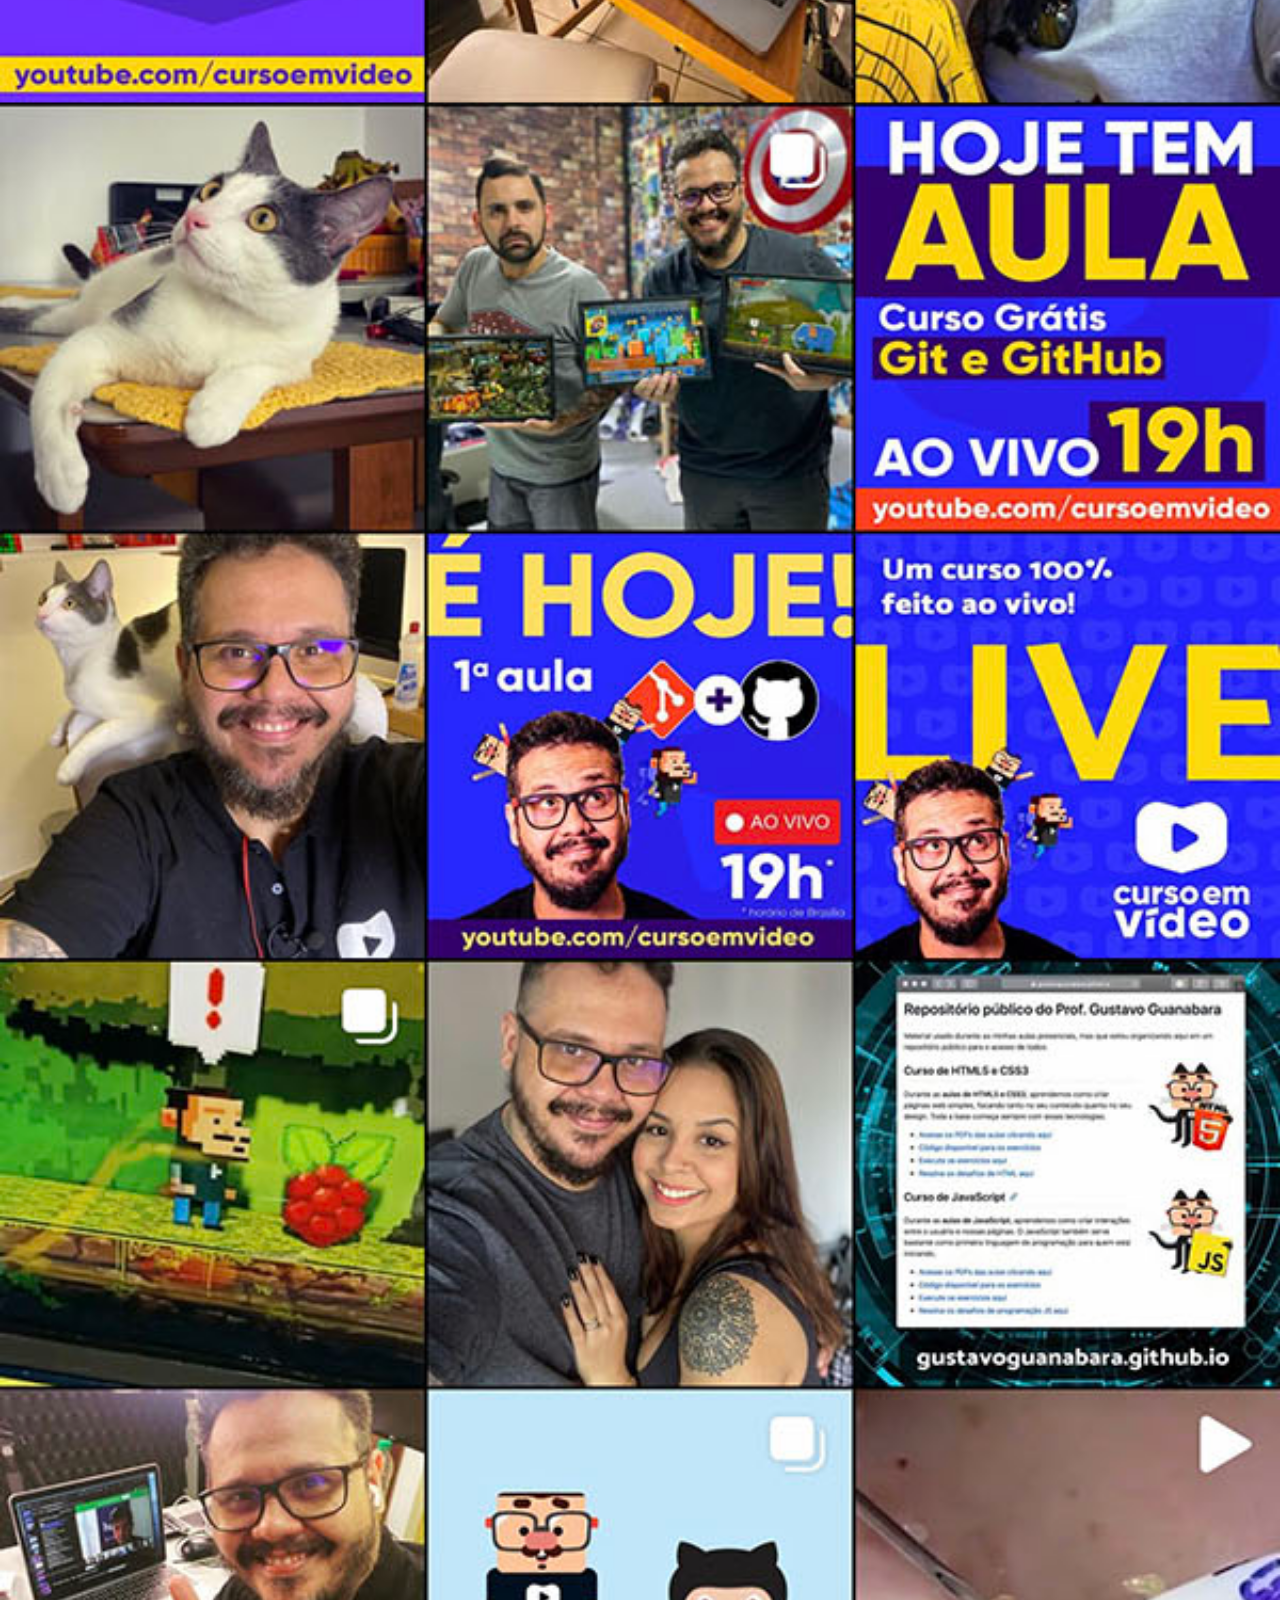
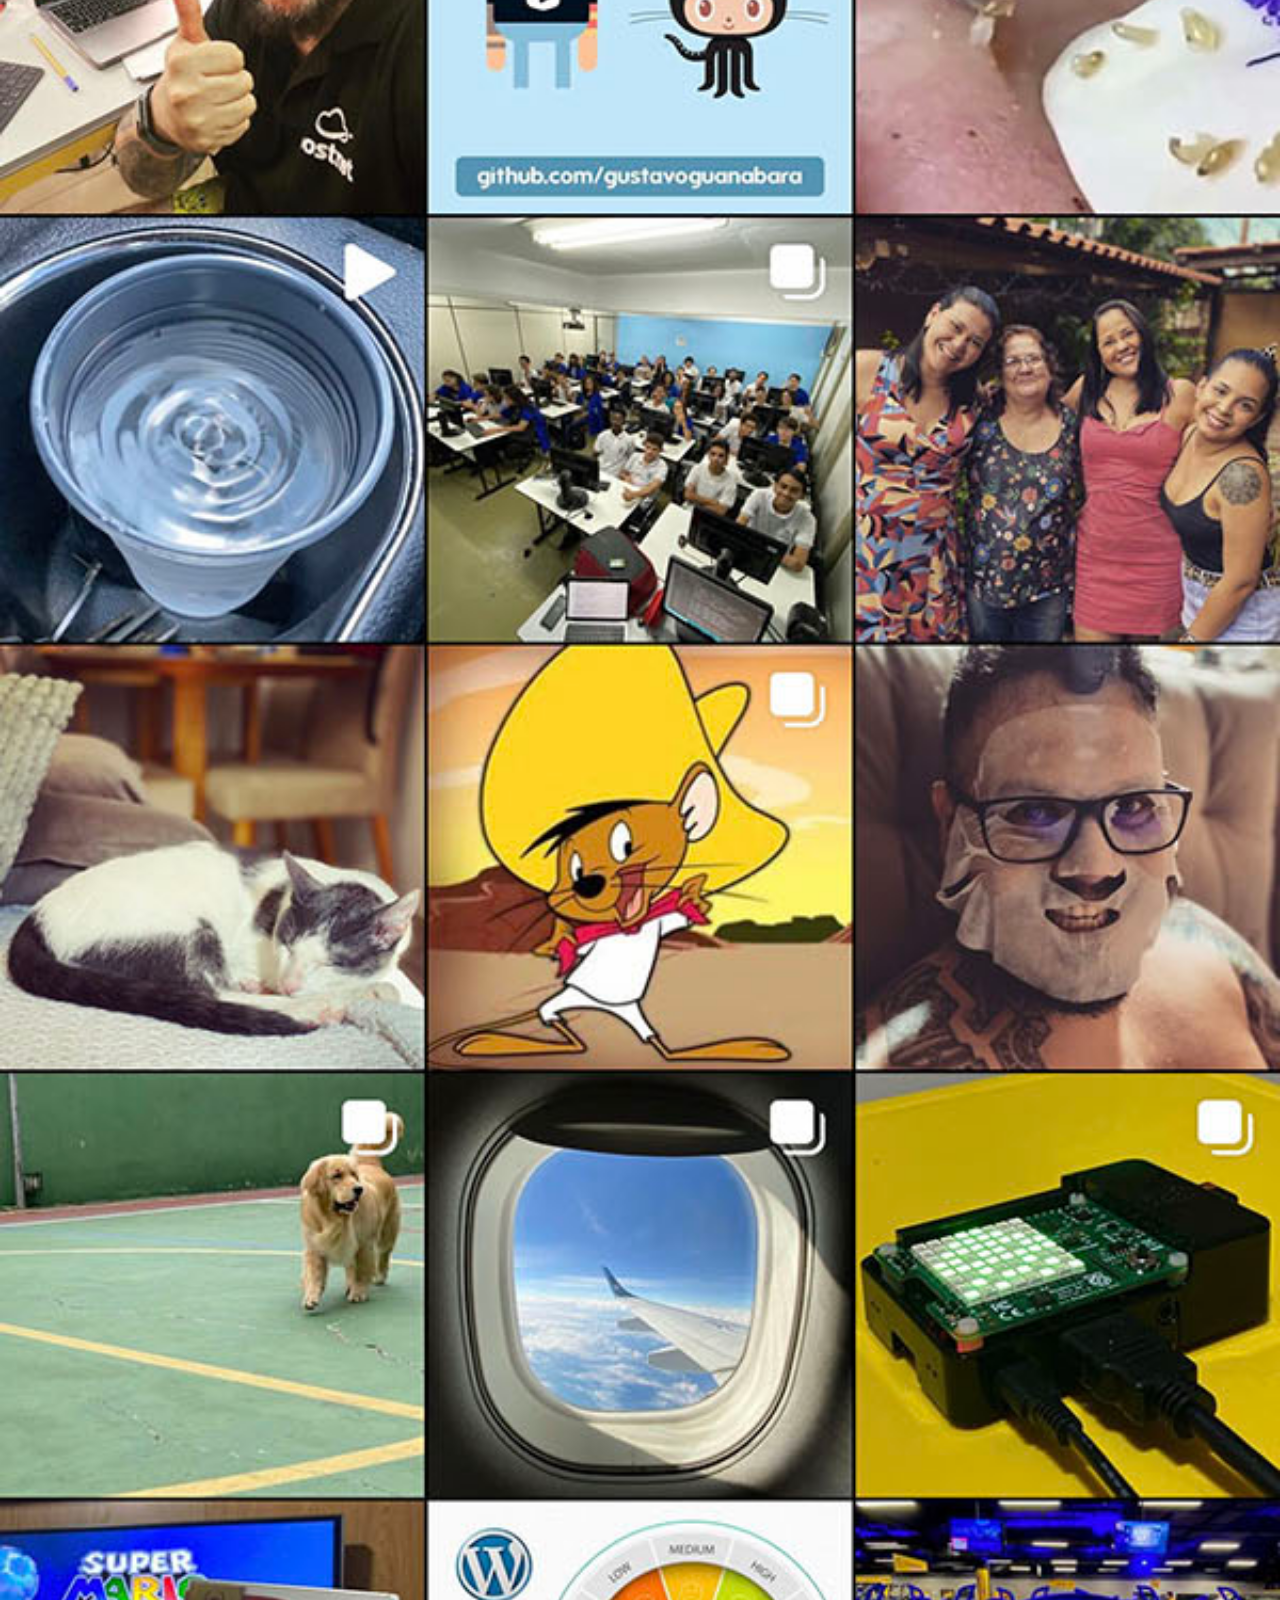
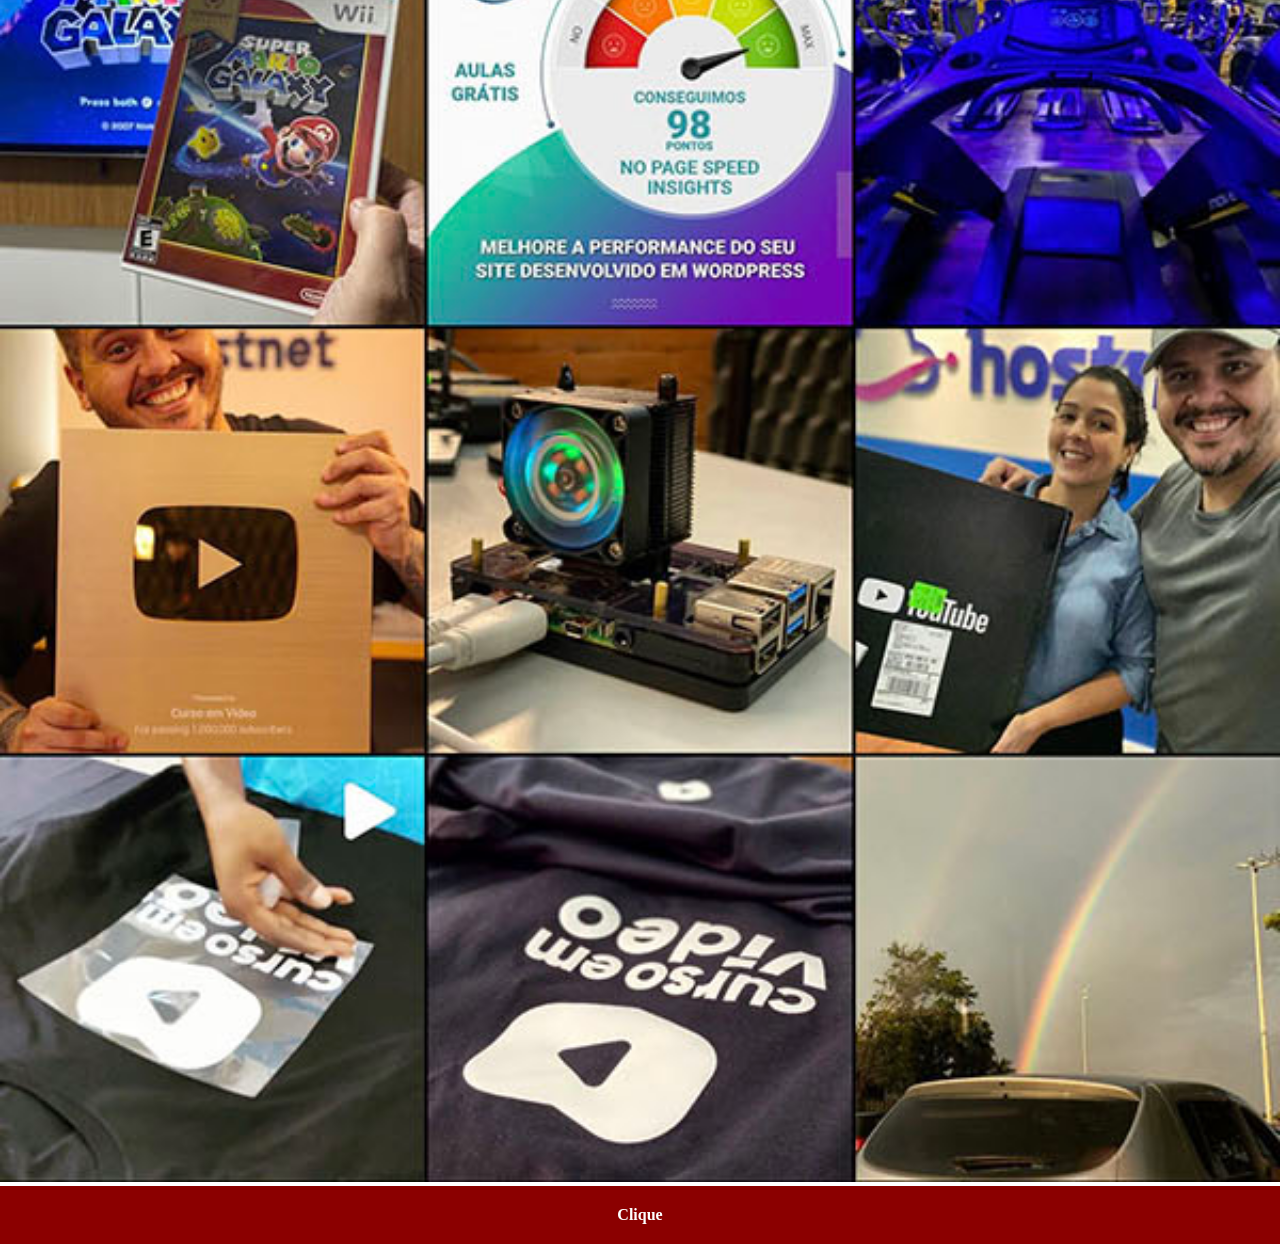
<file: insta.html>
<!DOCTYPE html>
<html lang="pt-br">
<head>
    <meta charset="UTF-8">
    <meta name="viewport" content="width=device-width, initial-scale=1.0">
    <title>Instagram</title>
        <style>
       * {
        margin: 0;
        padding: 0;
       }
       ::-webkit-scrollbar {
        width: 0px;
        height: 0px;
       }
       img {
        width: 100vw;
       }
       a {
        display: block;
        background-color: darkred;
        padding: 20px;
        font-weight: bolder;
        text-decoration: none;
        text-align: center;
        color: white;
       }
       a:hover {
        background-color: red;
       }
    </style>
</head>
<body>
    <img src="imagens/tela-instagram.jpg" alt="Instagram">
    <a href="https://www.instagram.com/gustavoguanabara/">Clique</a>
</body>
</html>
</file>
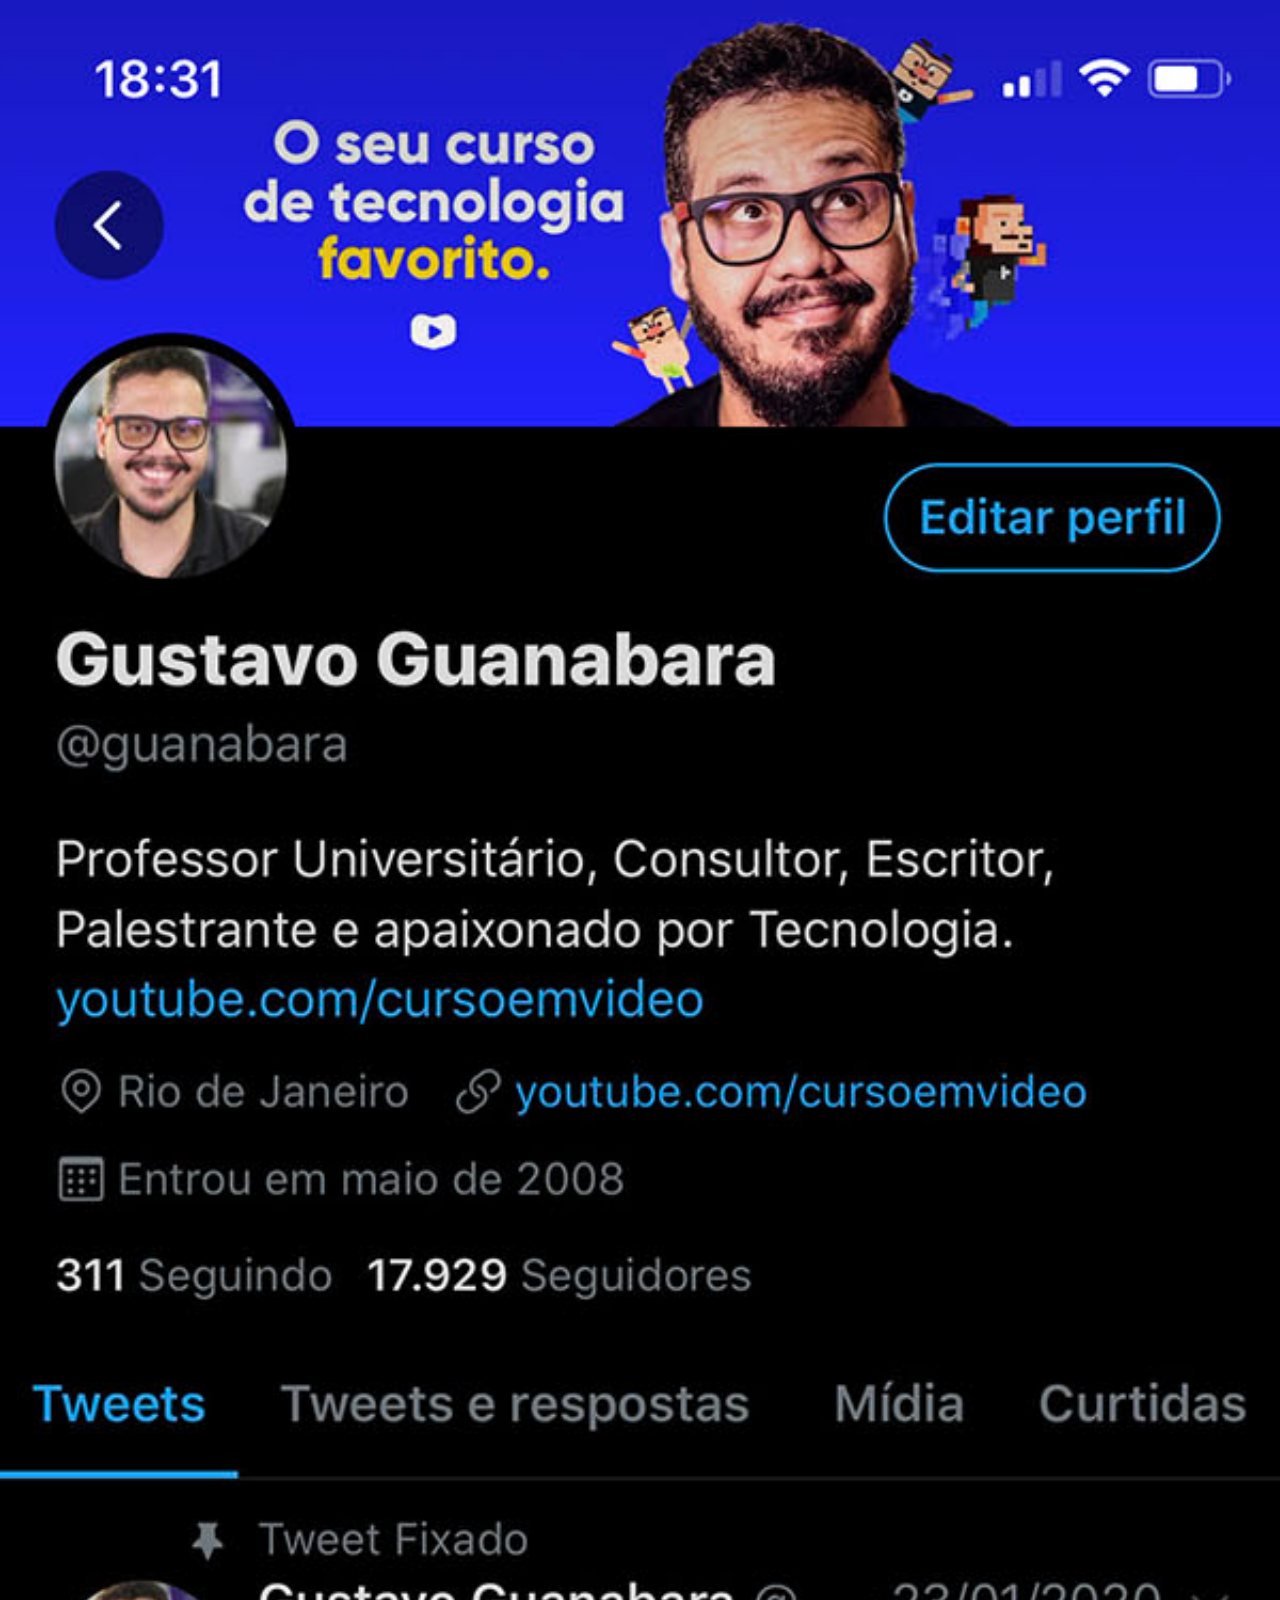
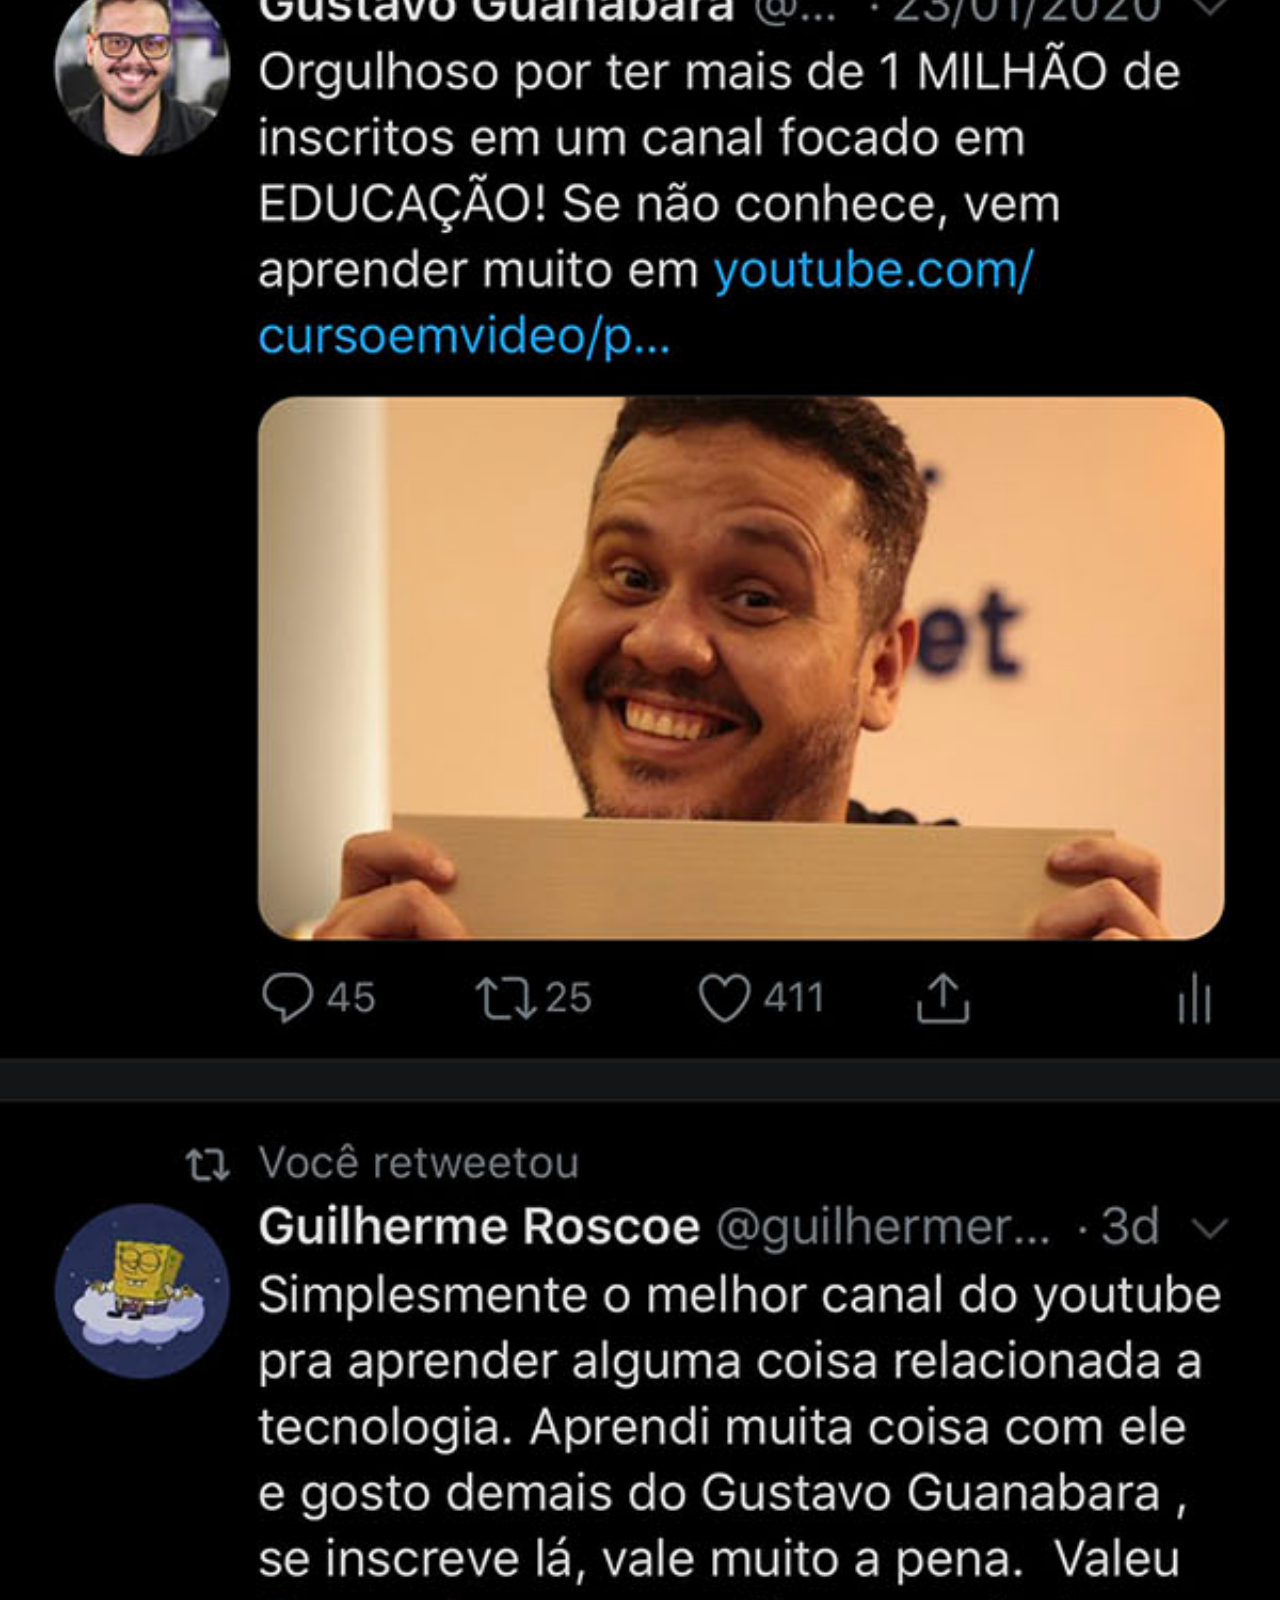
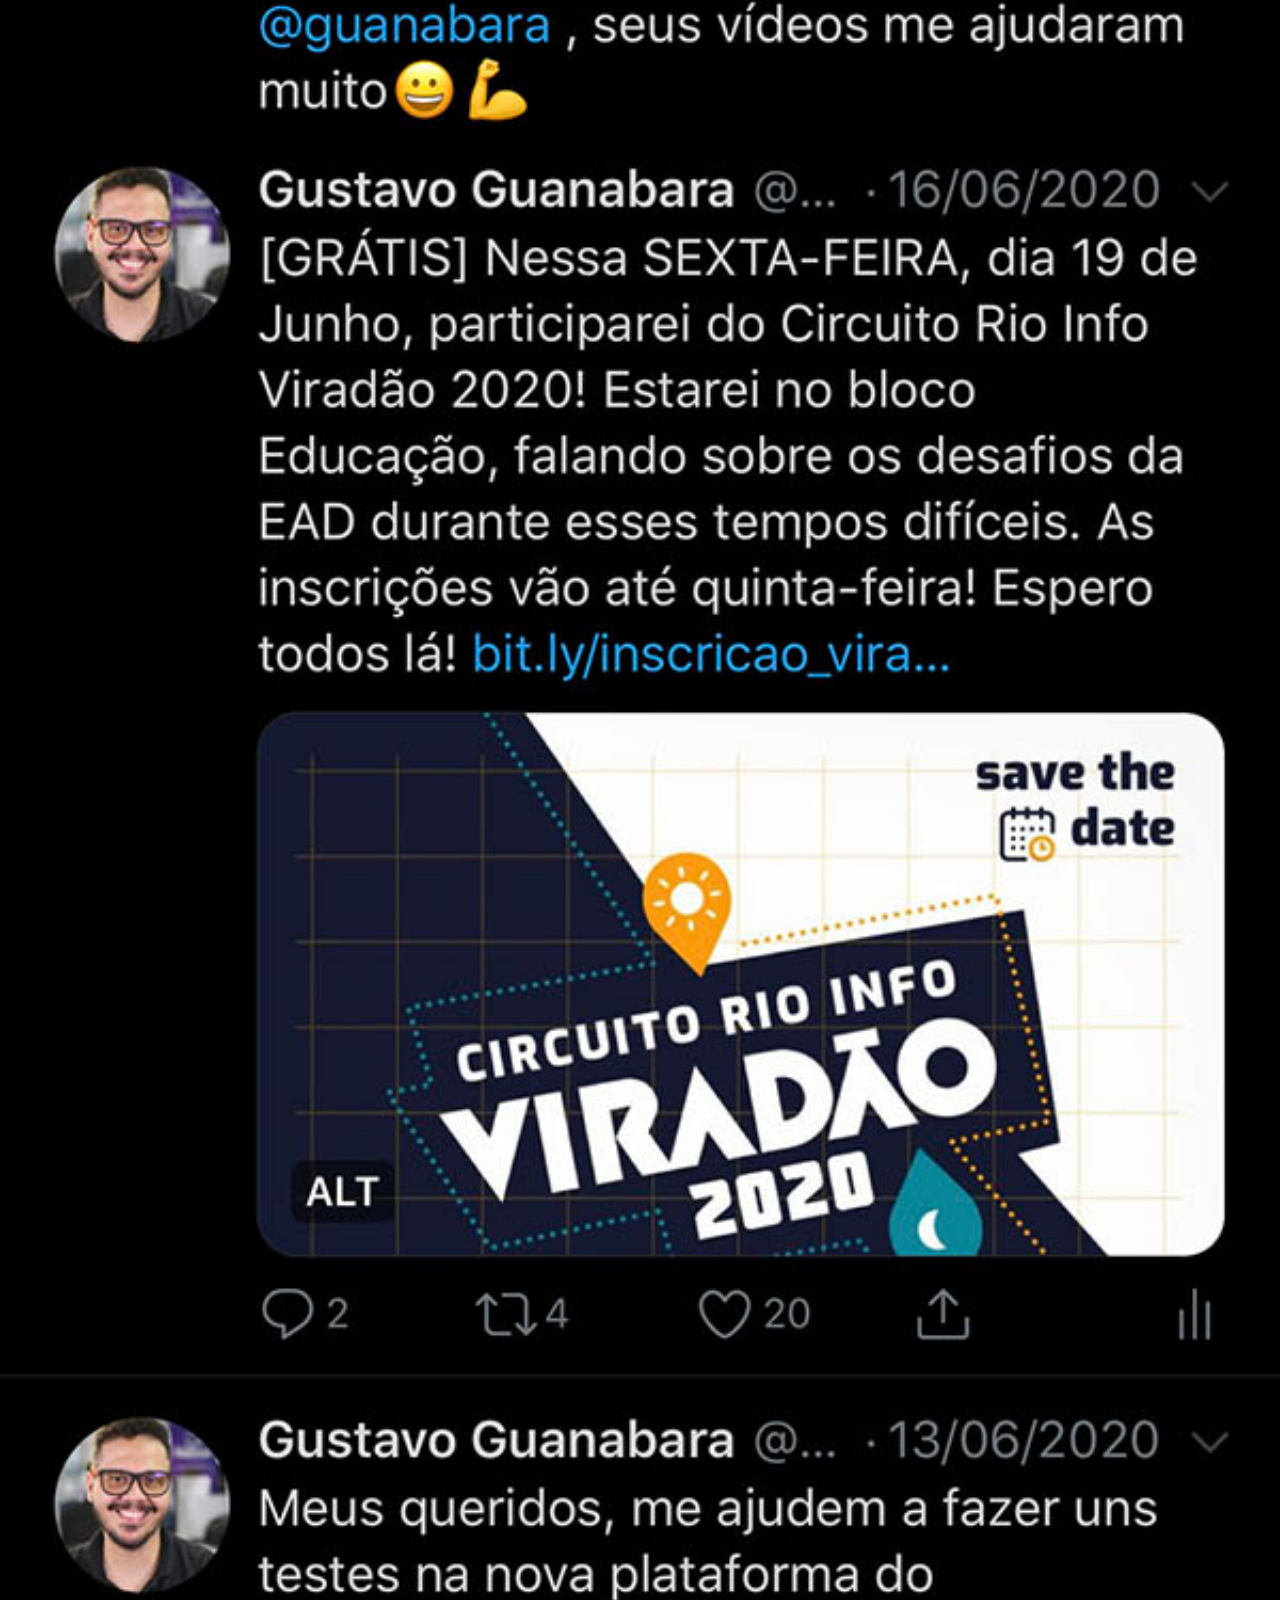
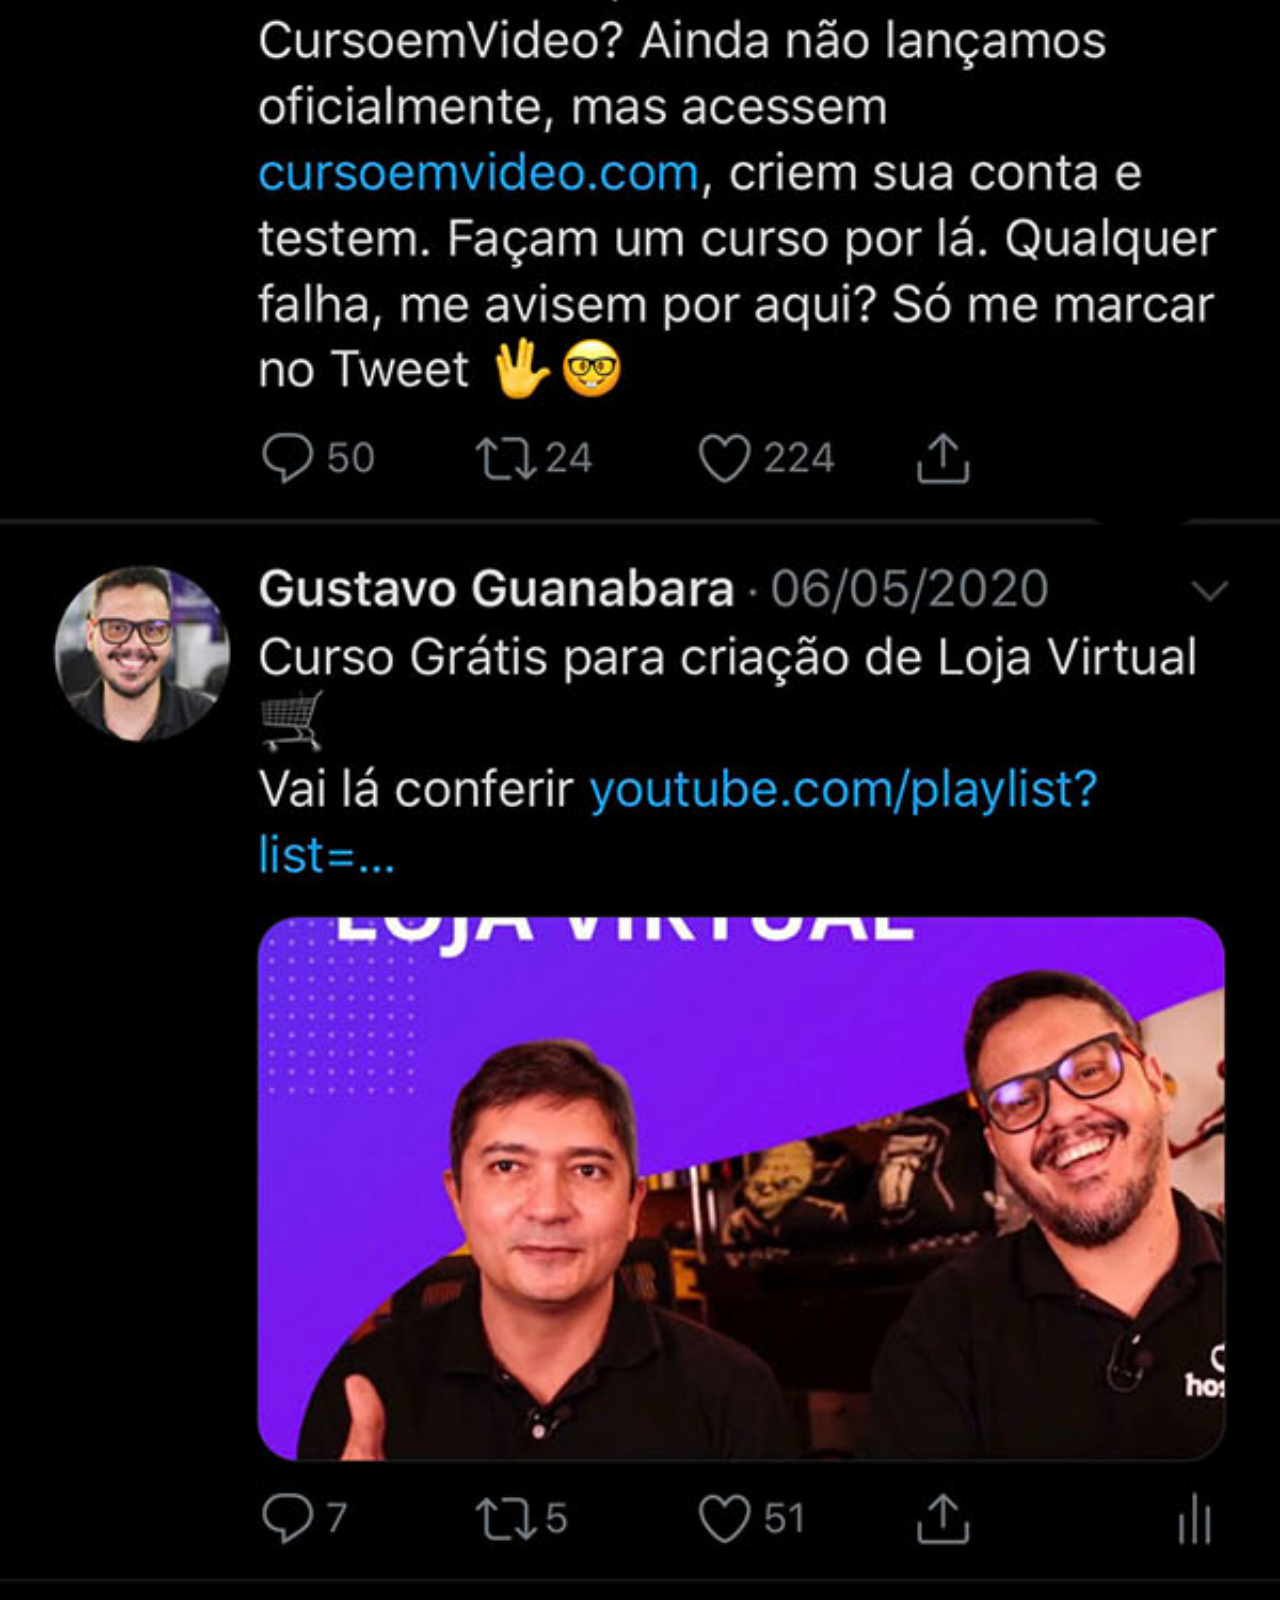
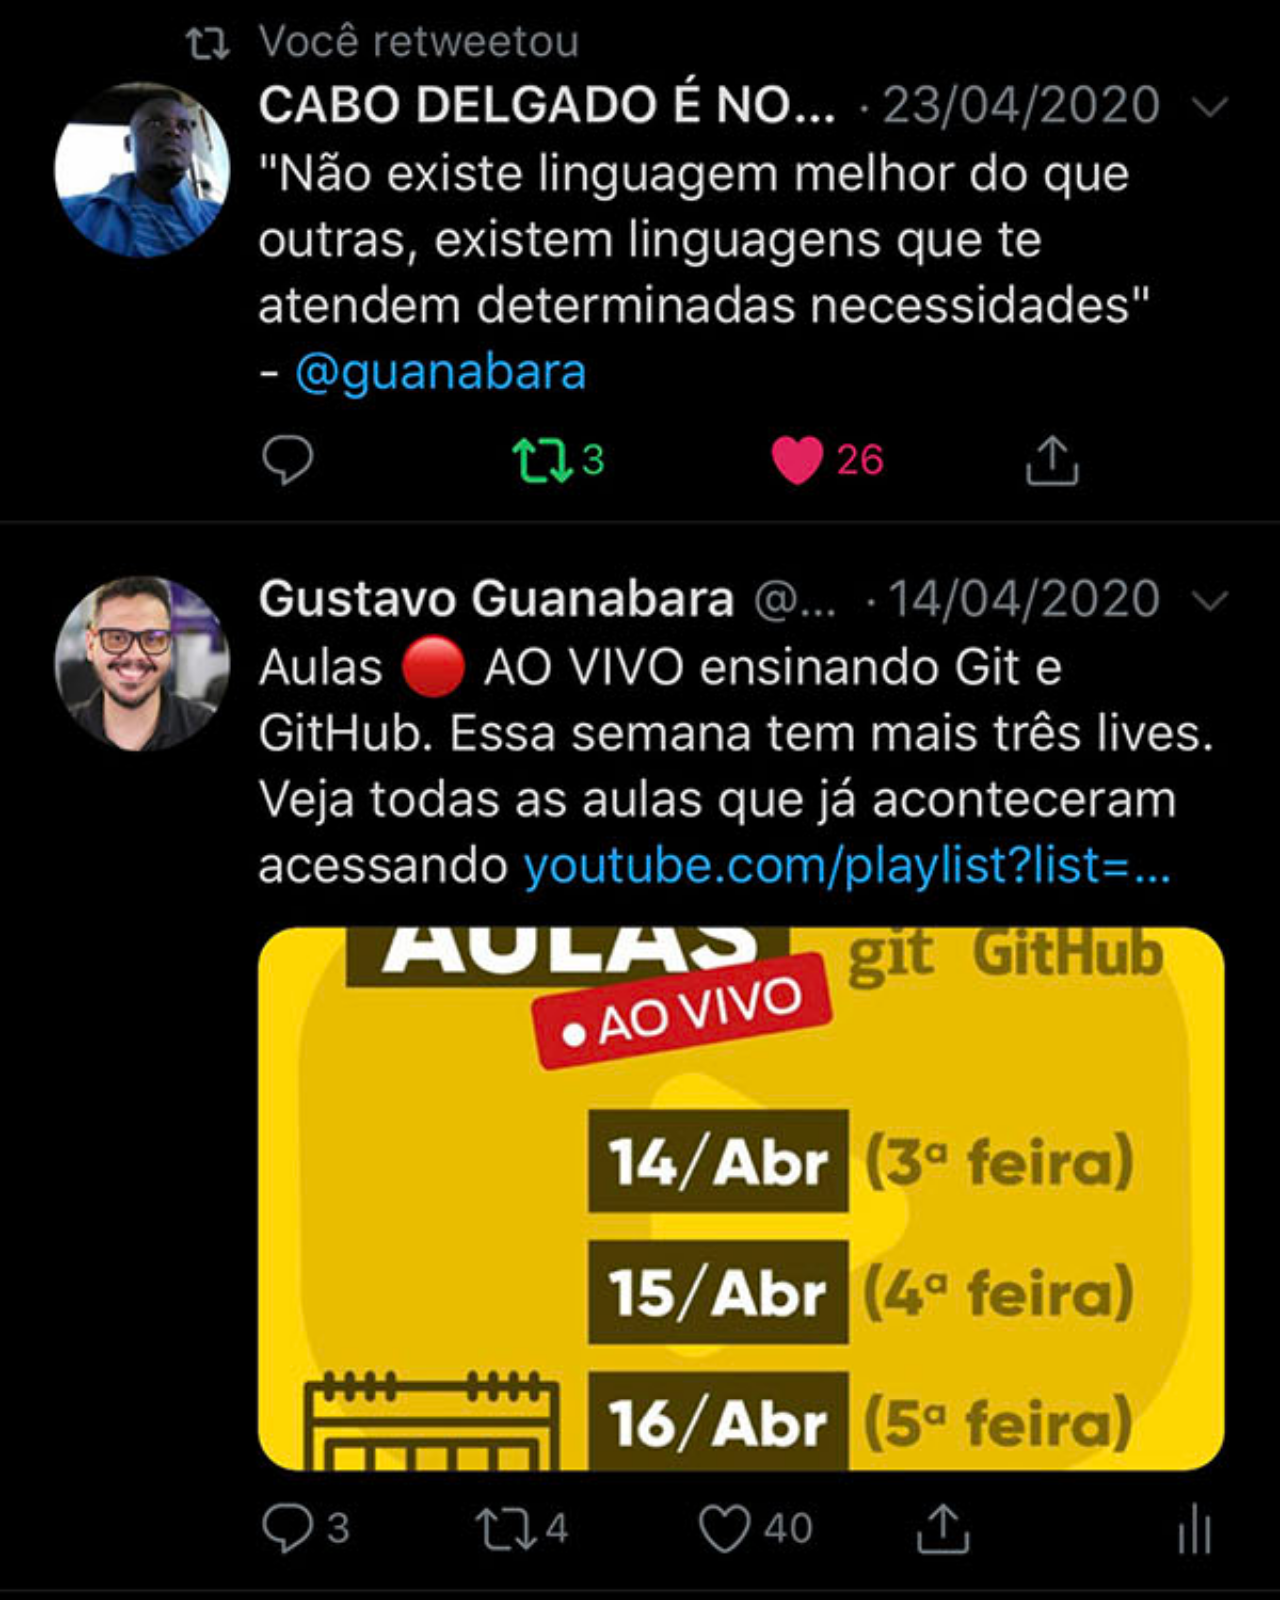
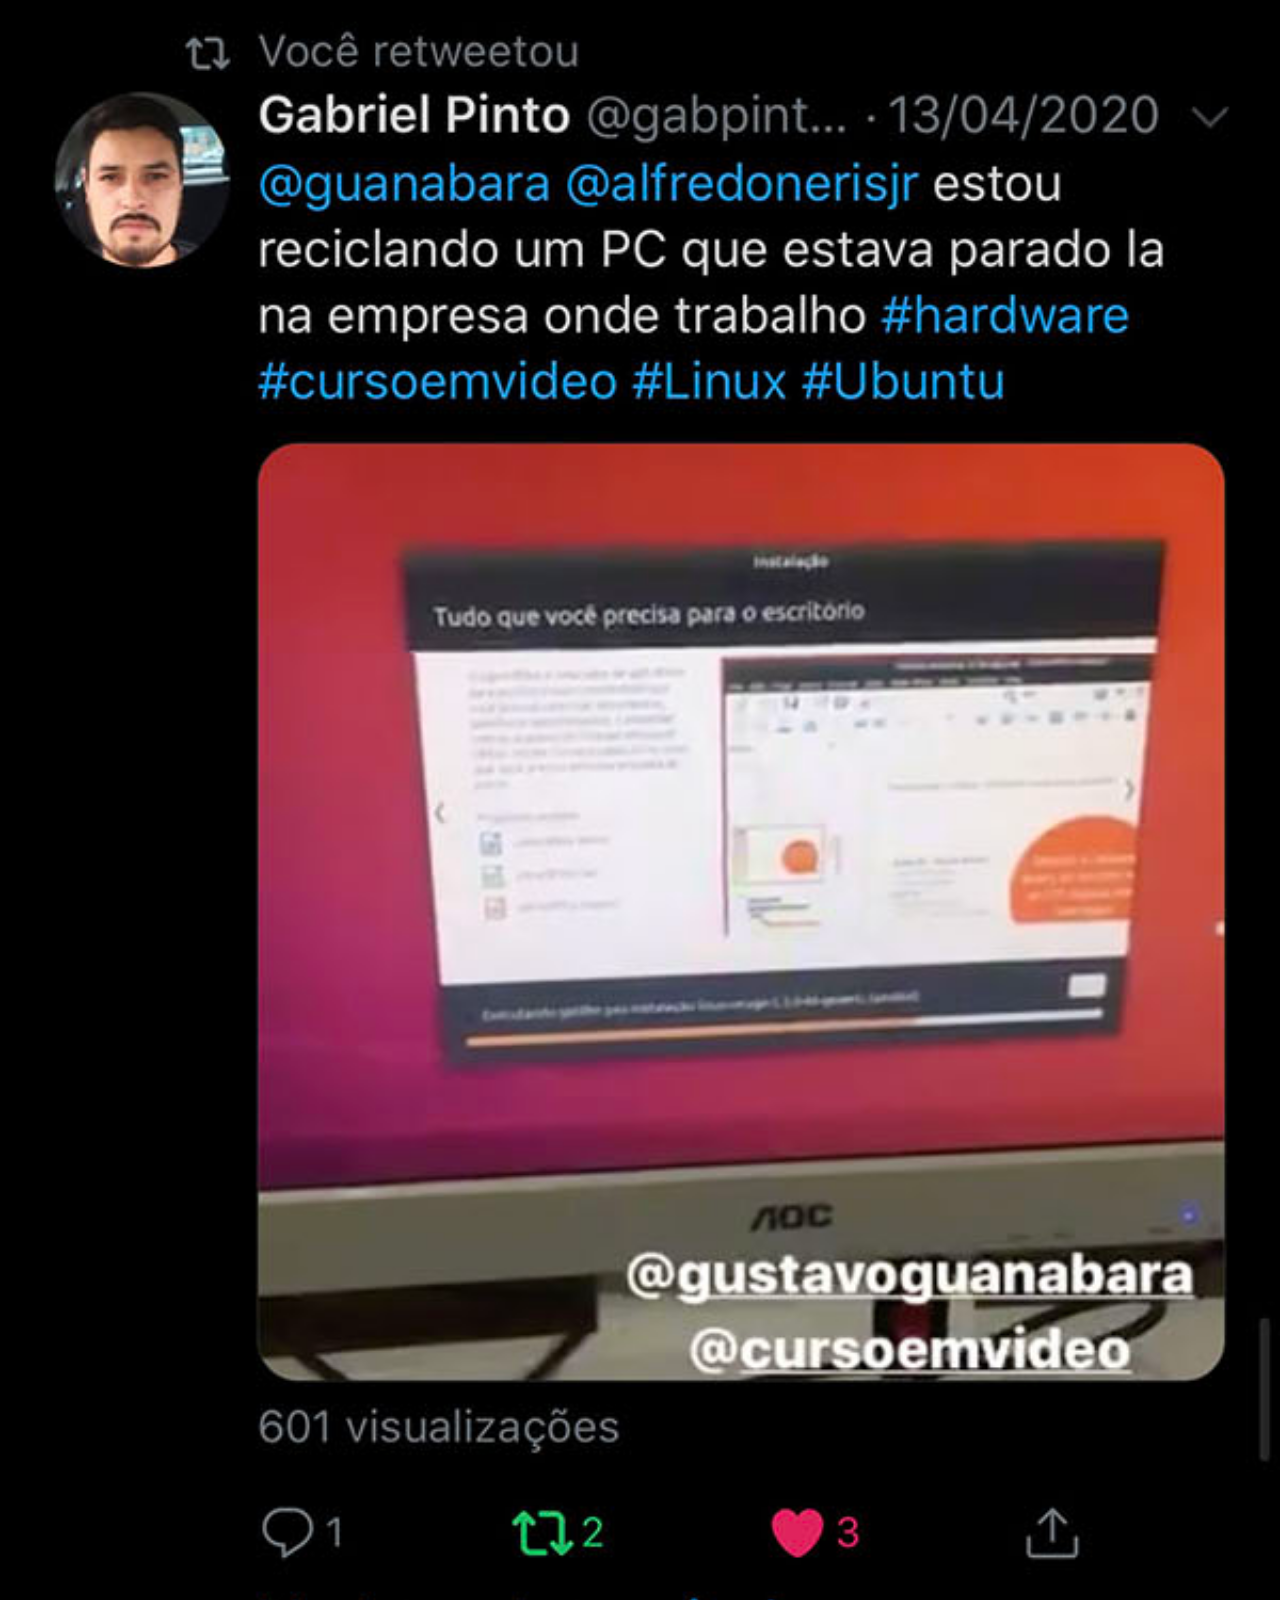
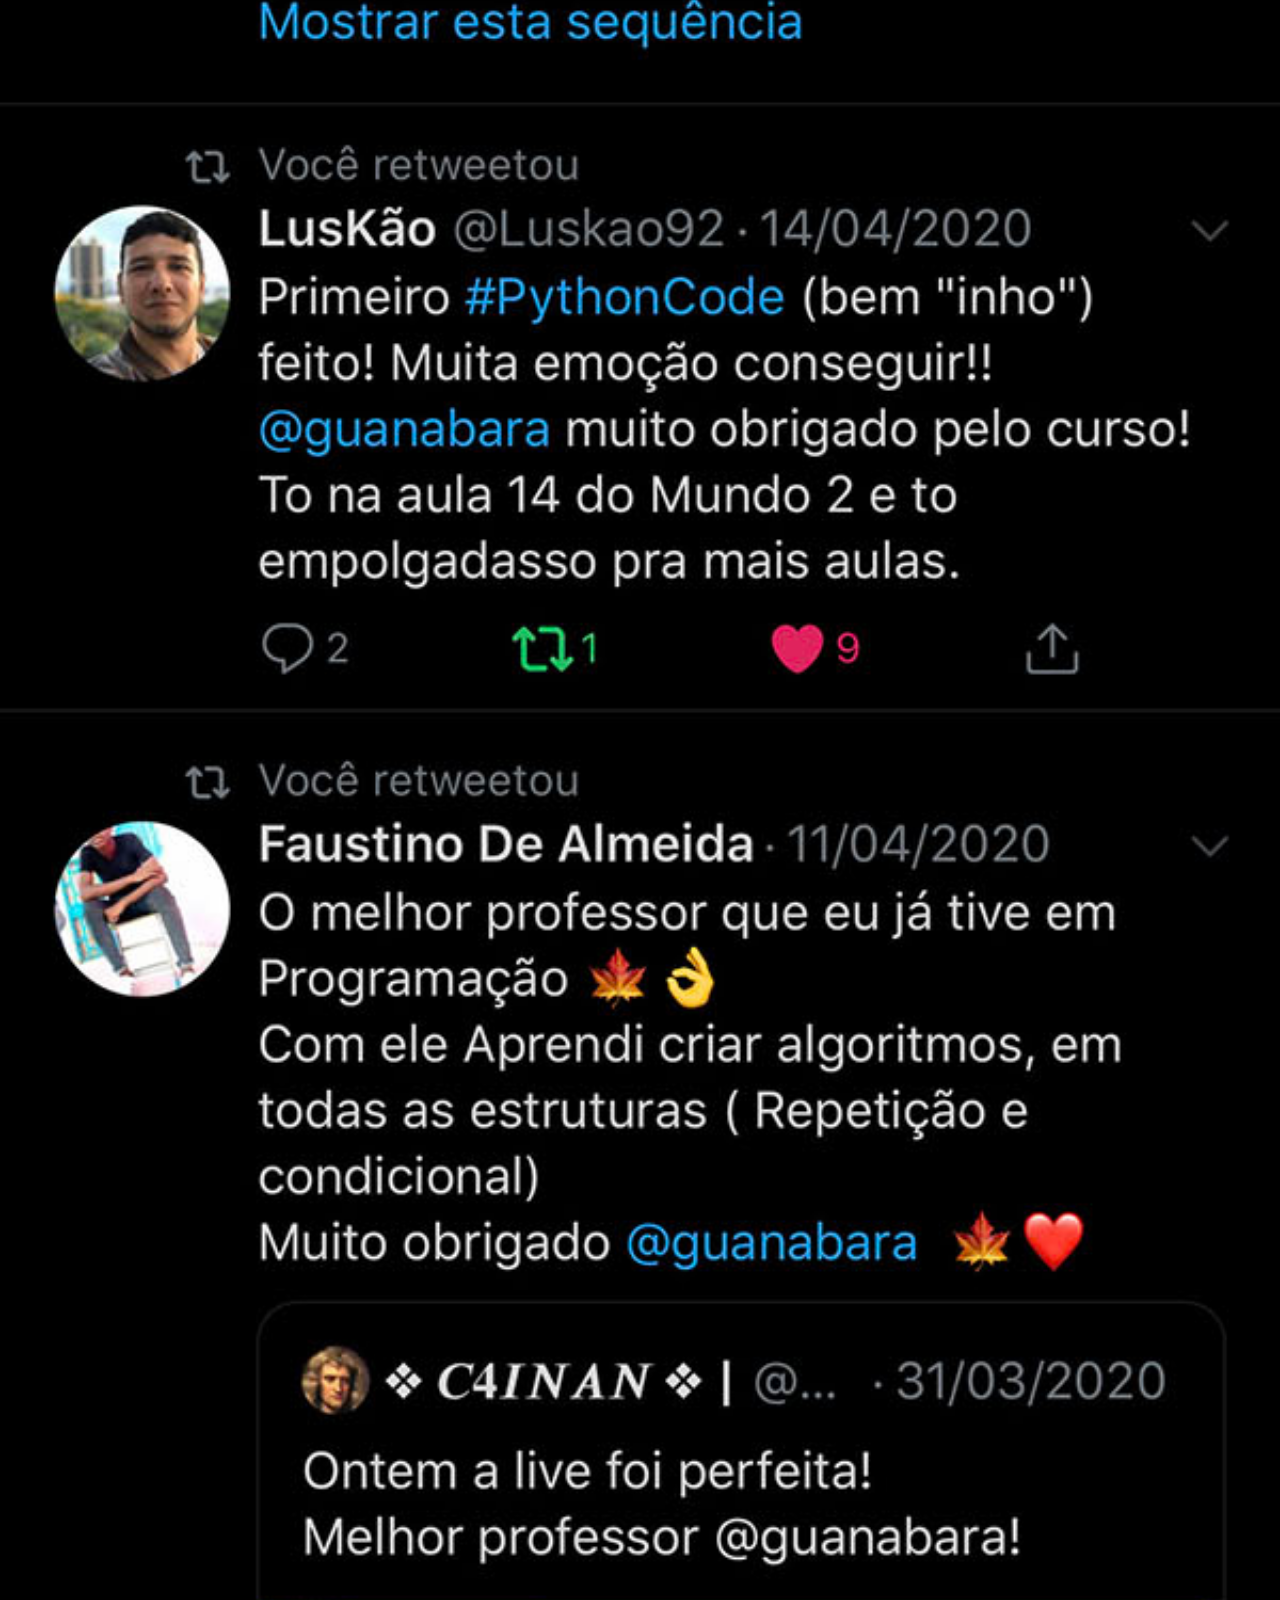
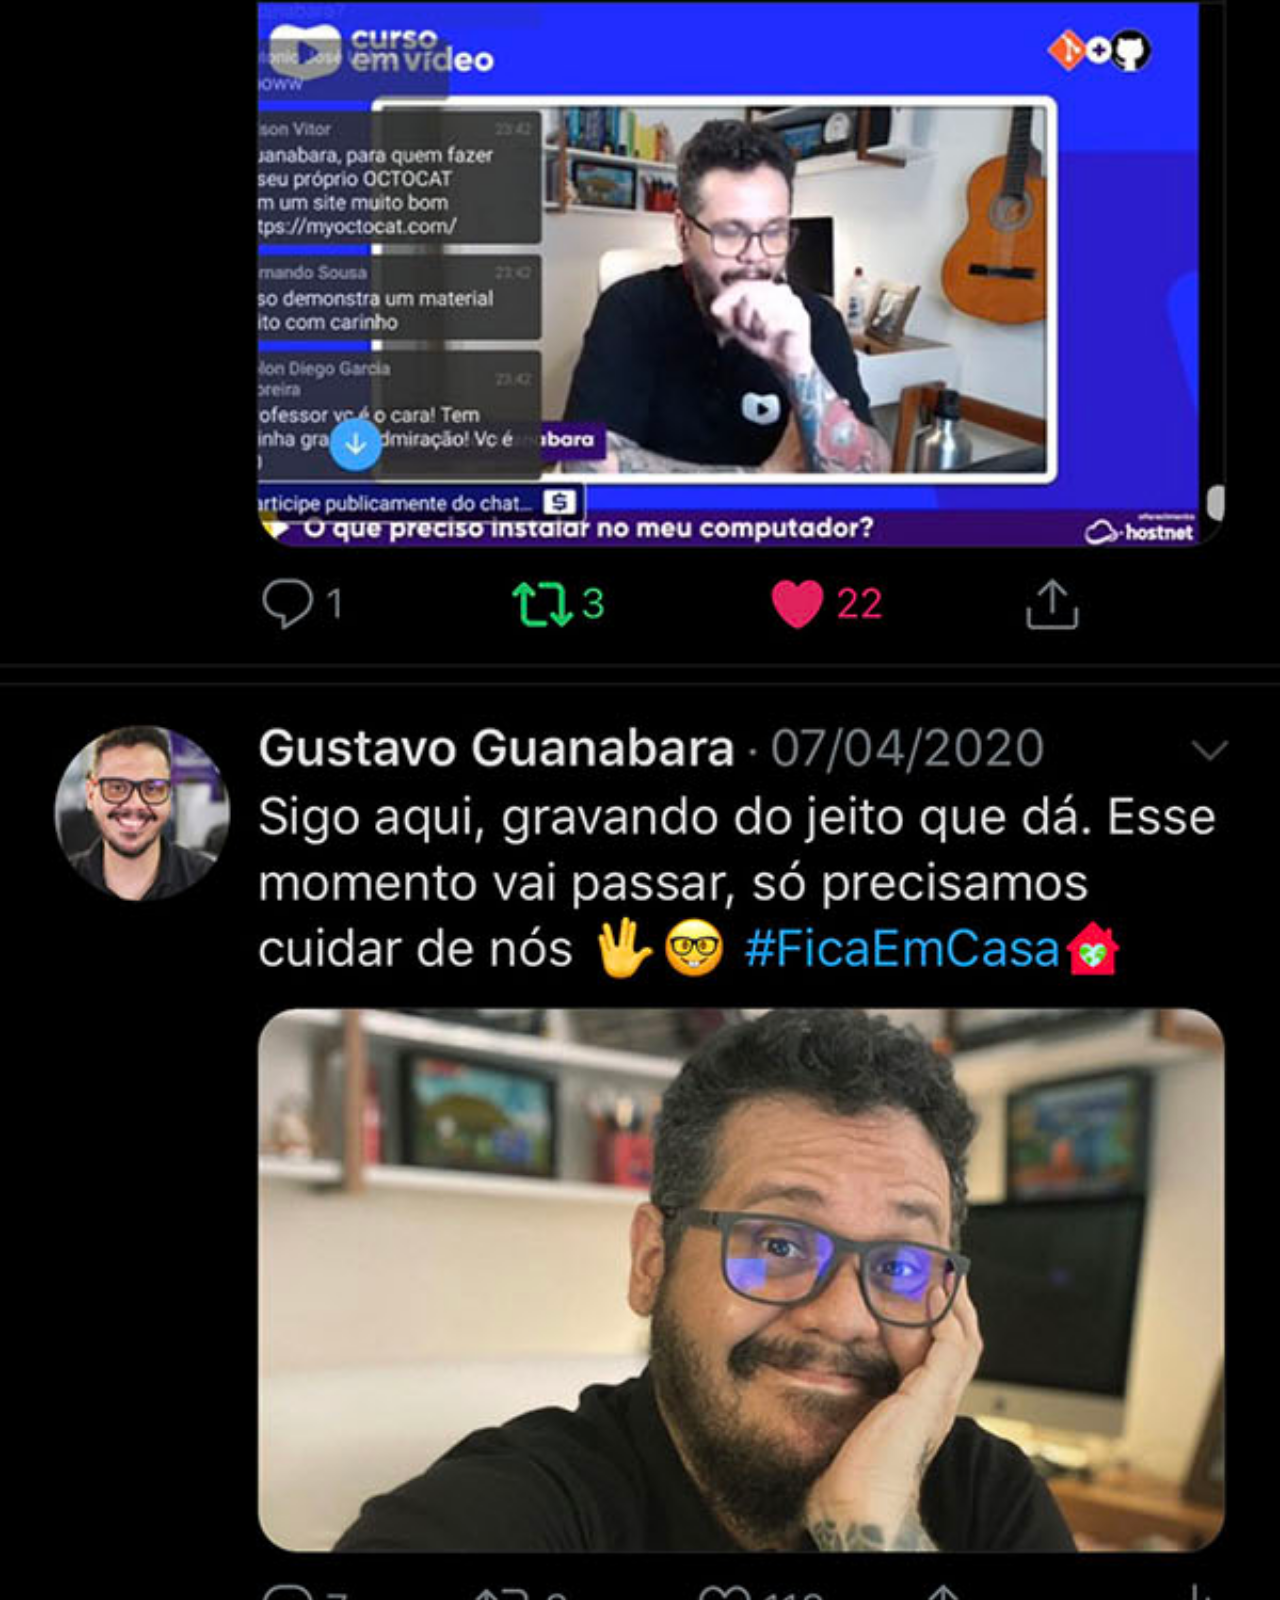
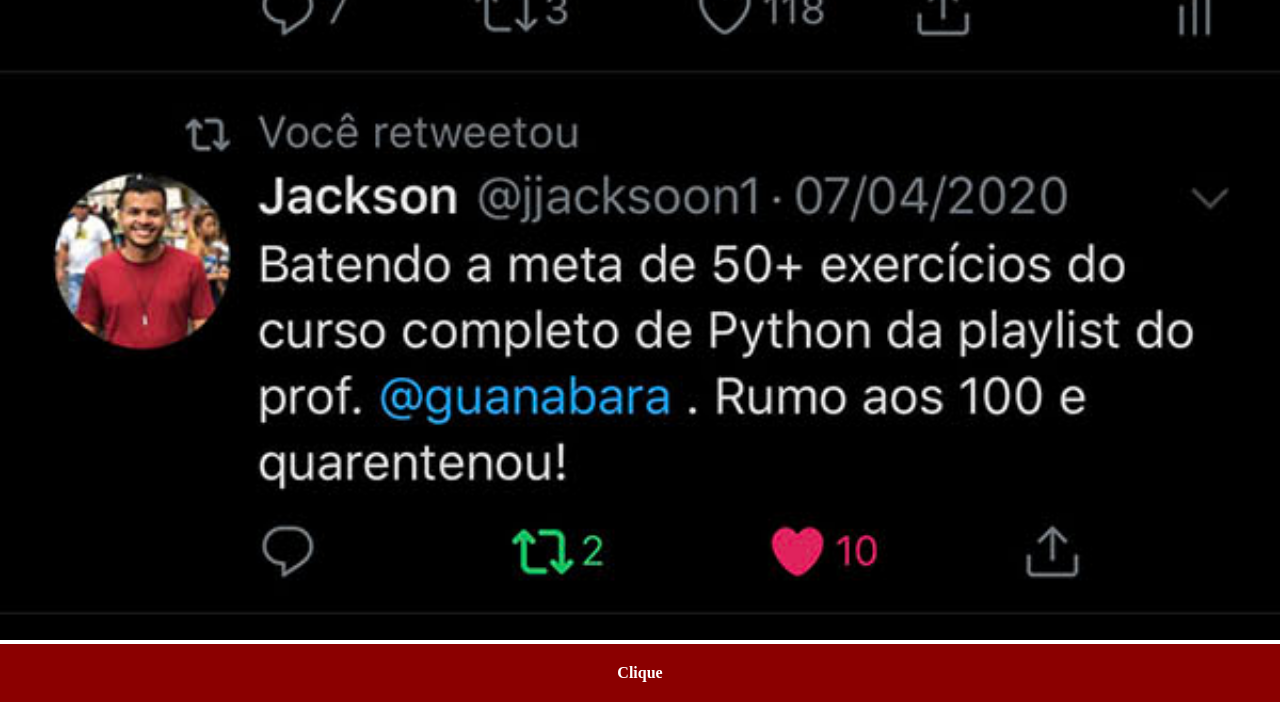
<file: twiter.html>
<!DOCTYPE html>
<html lang="pt-br">
<head>
    <meta charset="UTF-8">
    <meta name="viewport" content="width=device-width, initial-scale=1.0">
    <title>Twiter</title>
        <style>
       * {
        margin: 0;
        padding: 0;
       }
       ::-webkit-scrollbar {
        width: 0px;
        height: 0px;
       }
       img {
        width: 100vw;
       }
       a {
        display: block;
        background-color: darkred;
        padding: 20px;
        font-weight: bolder;
        text-decoration: none;
        text-align: center;
        color: white;
       }
       a:hover {
        background-color: red;
       }
    </style>
</head>
<body>
    <img src="imagens/tela-twitter.jpg" alt="Twiter">
    <a href="https://x.com/guanabara">Clique</a>
</body>
</html>
</file>
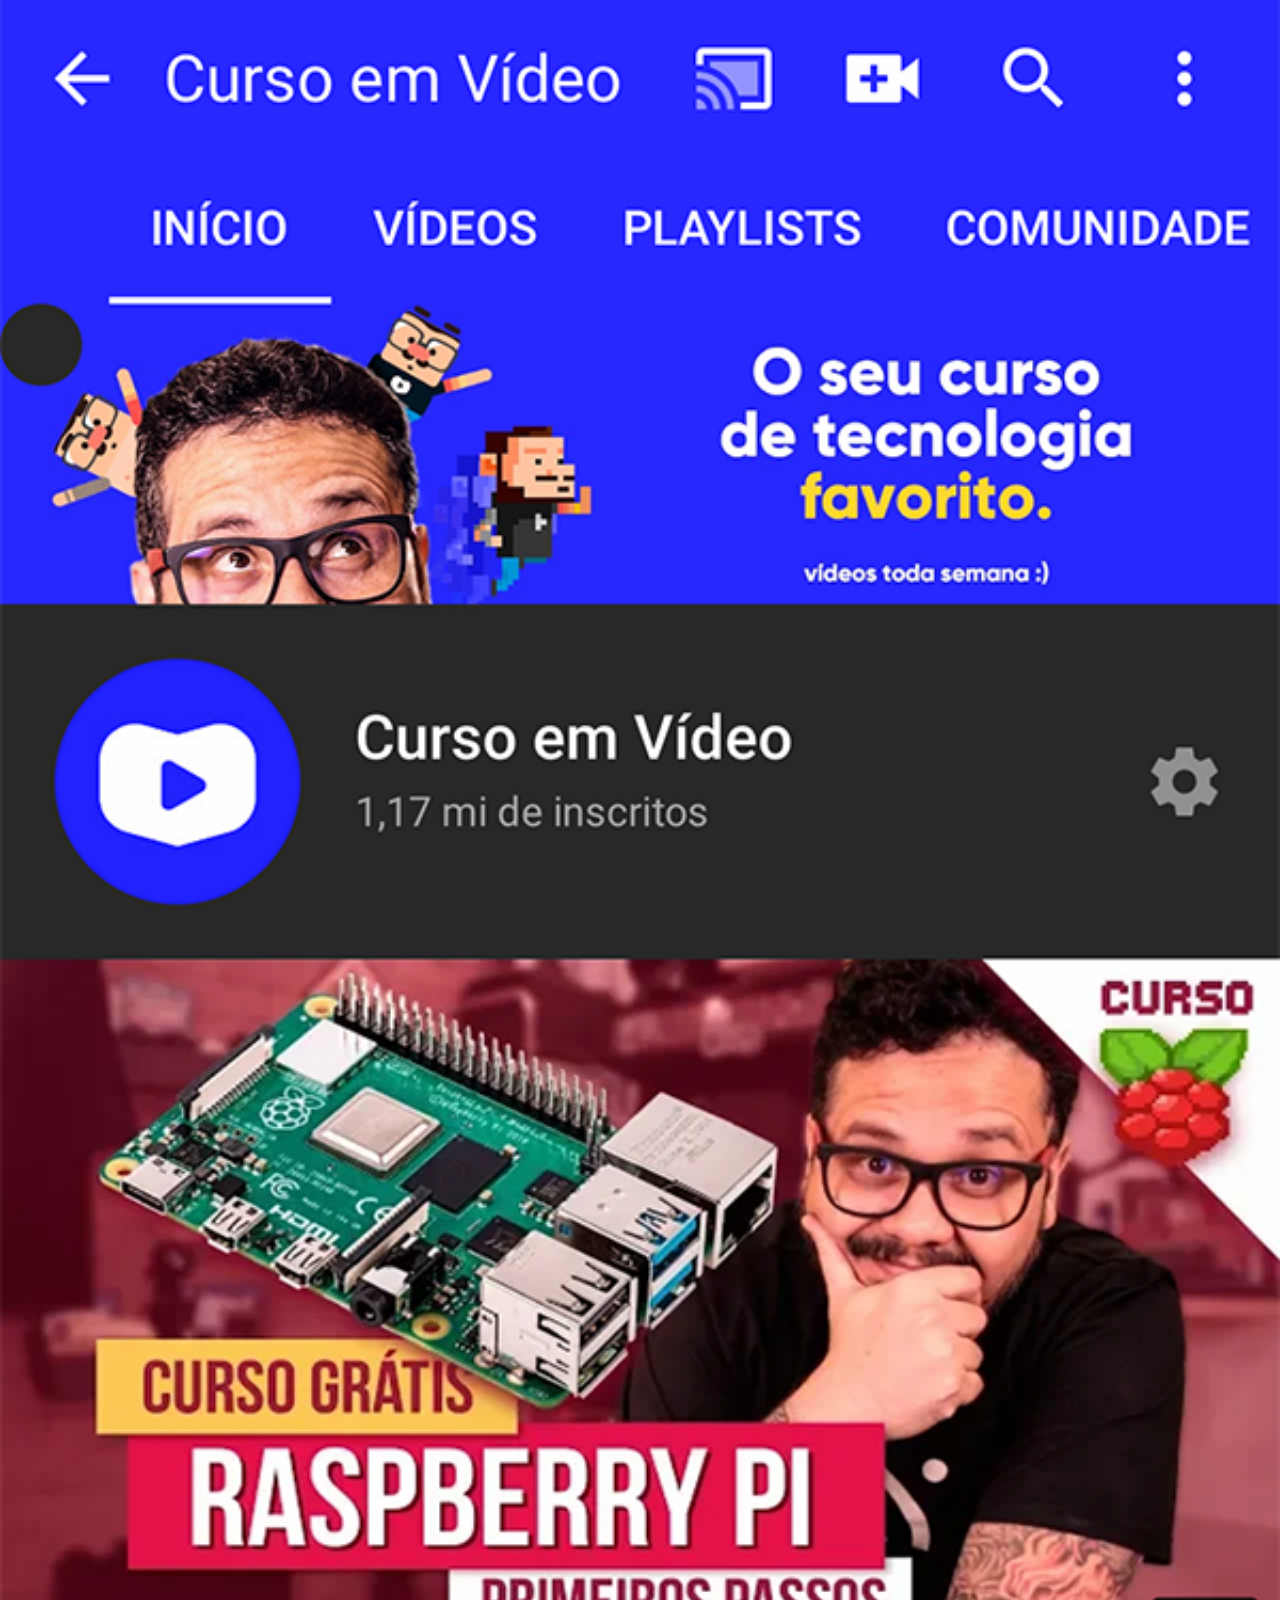
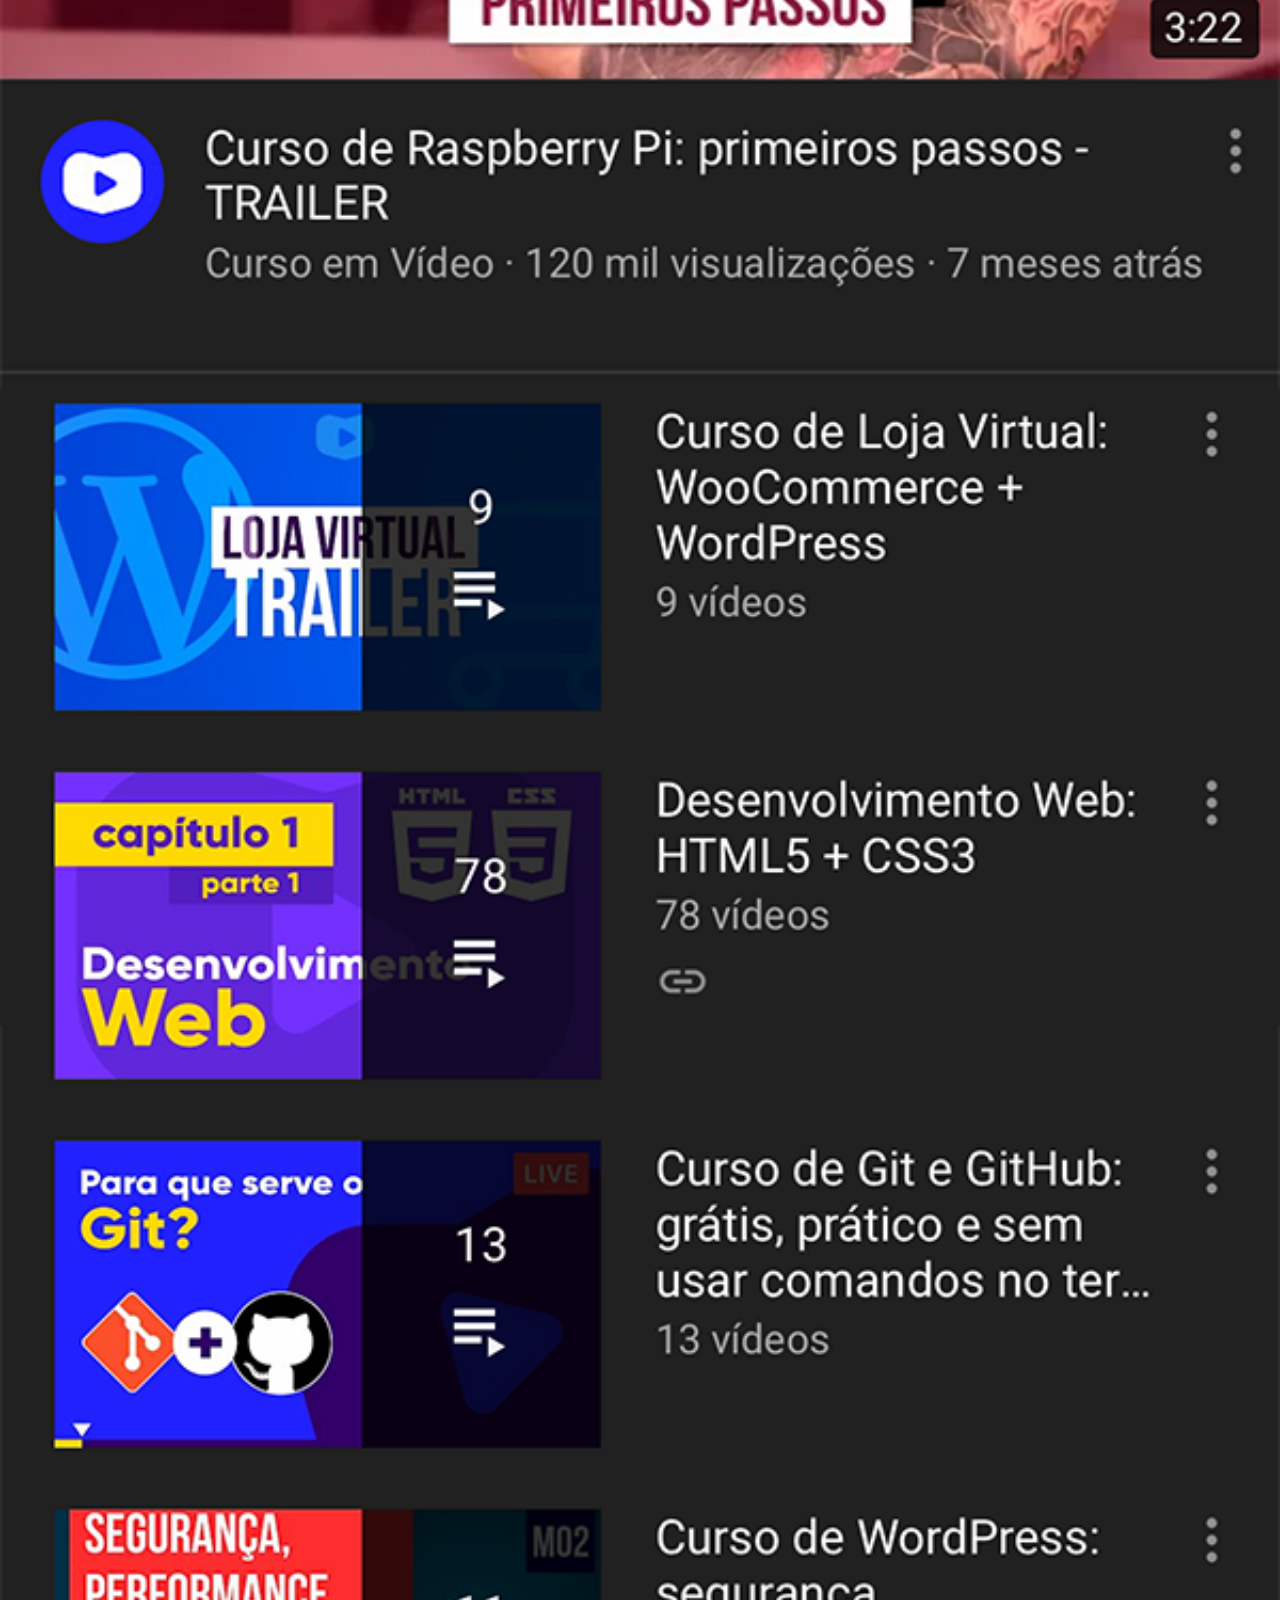
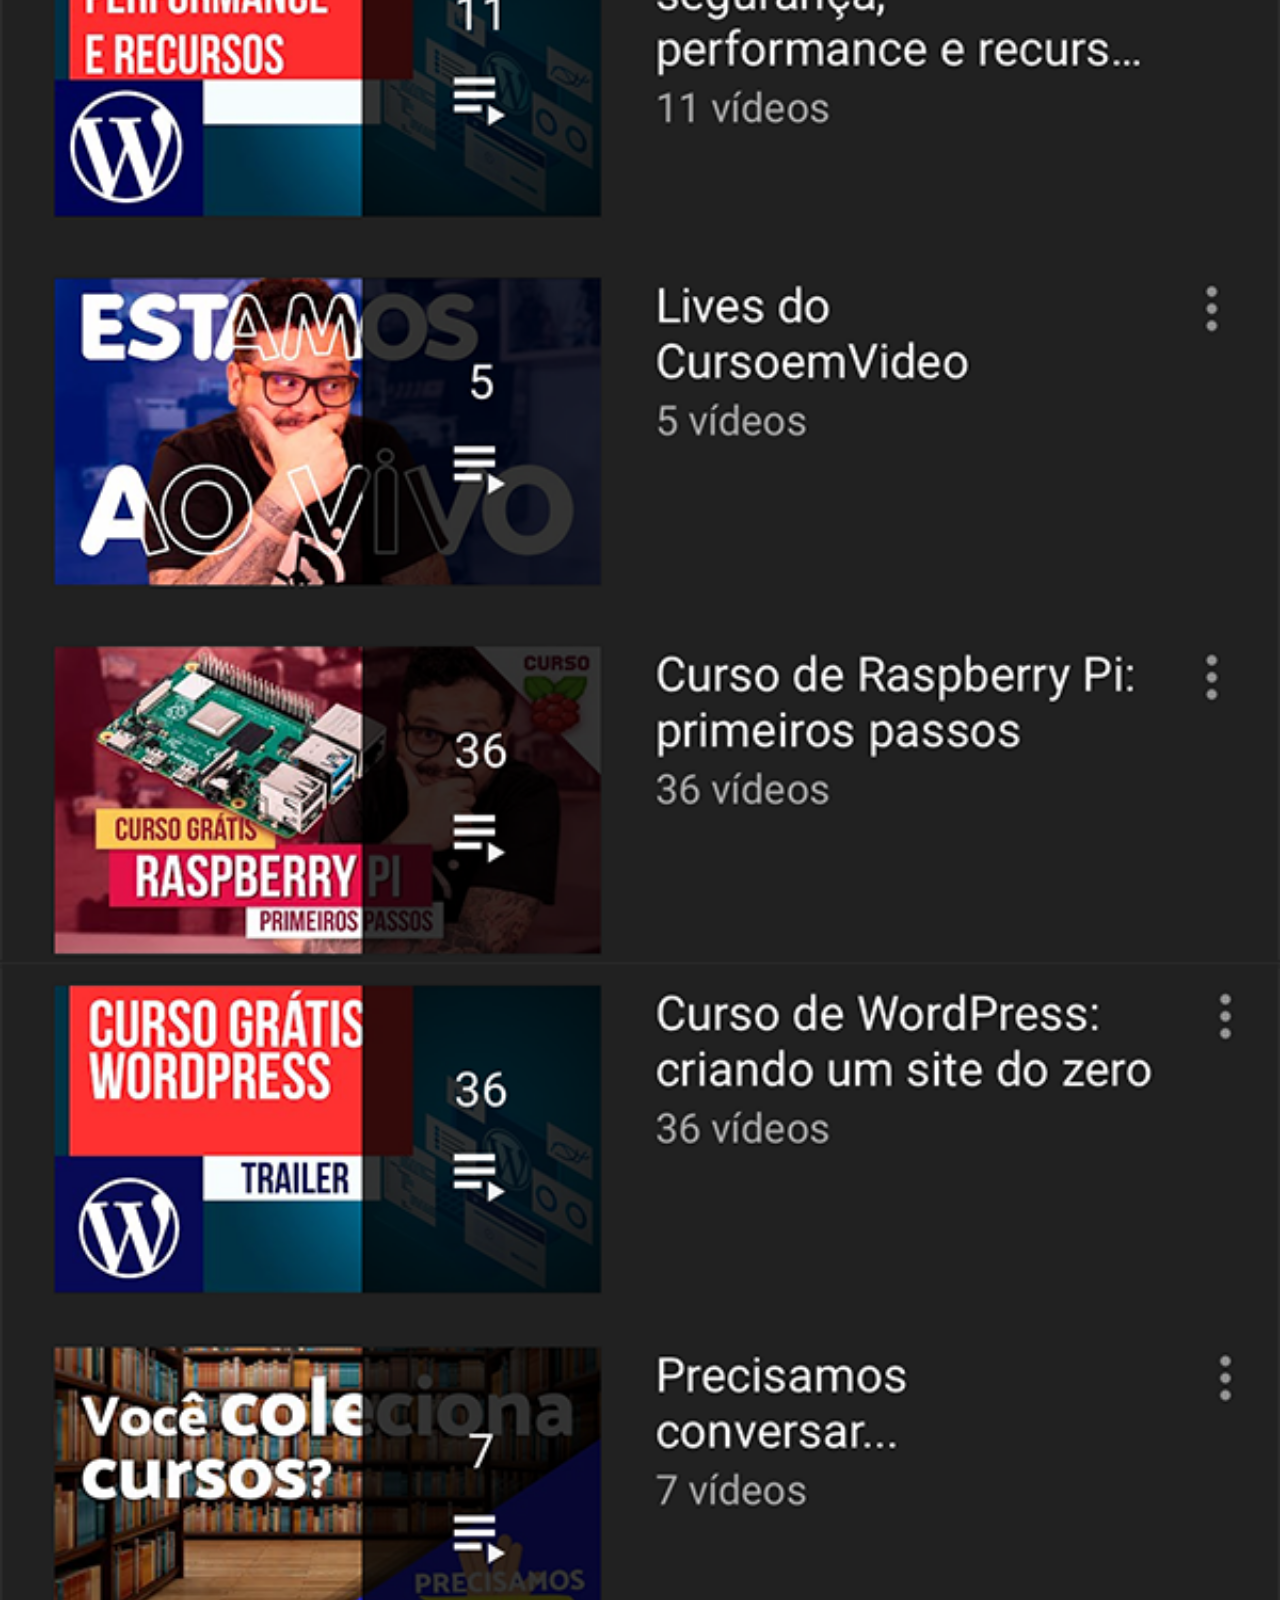
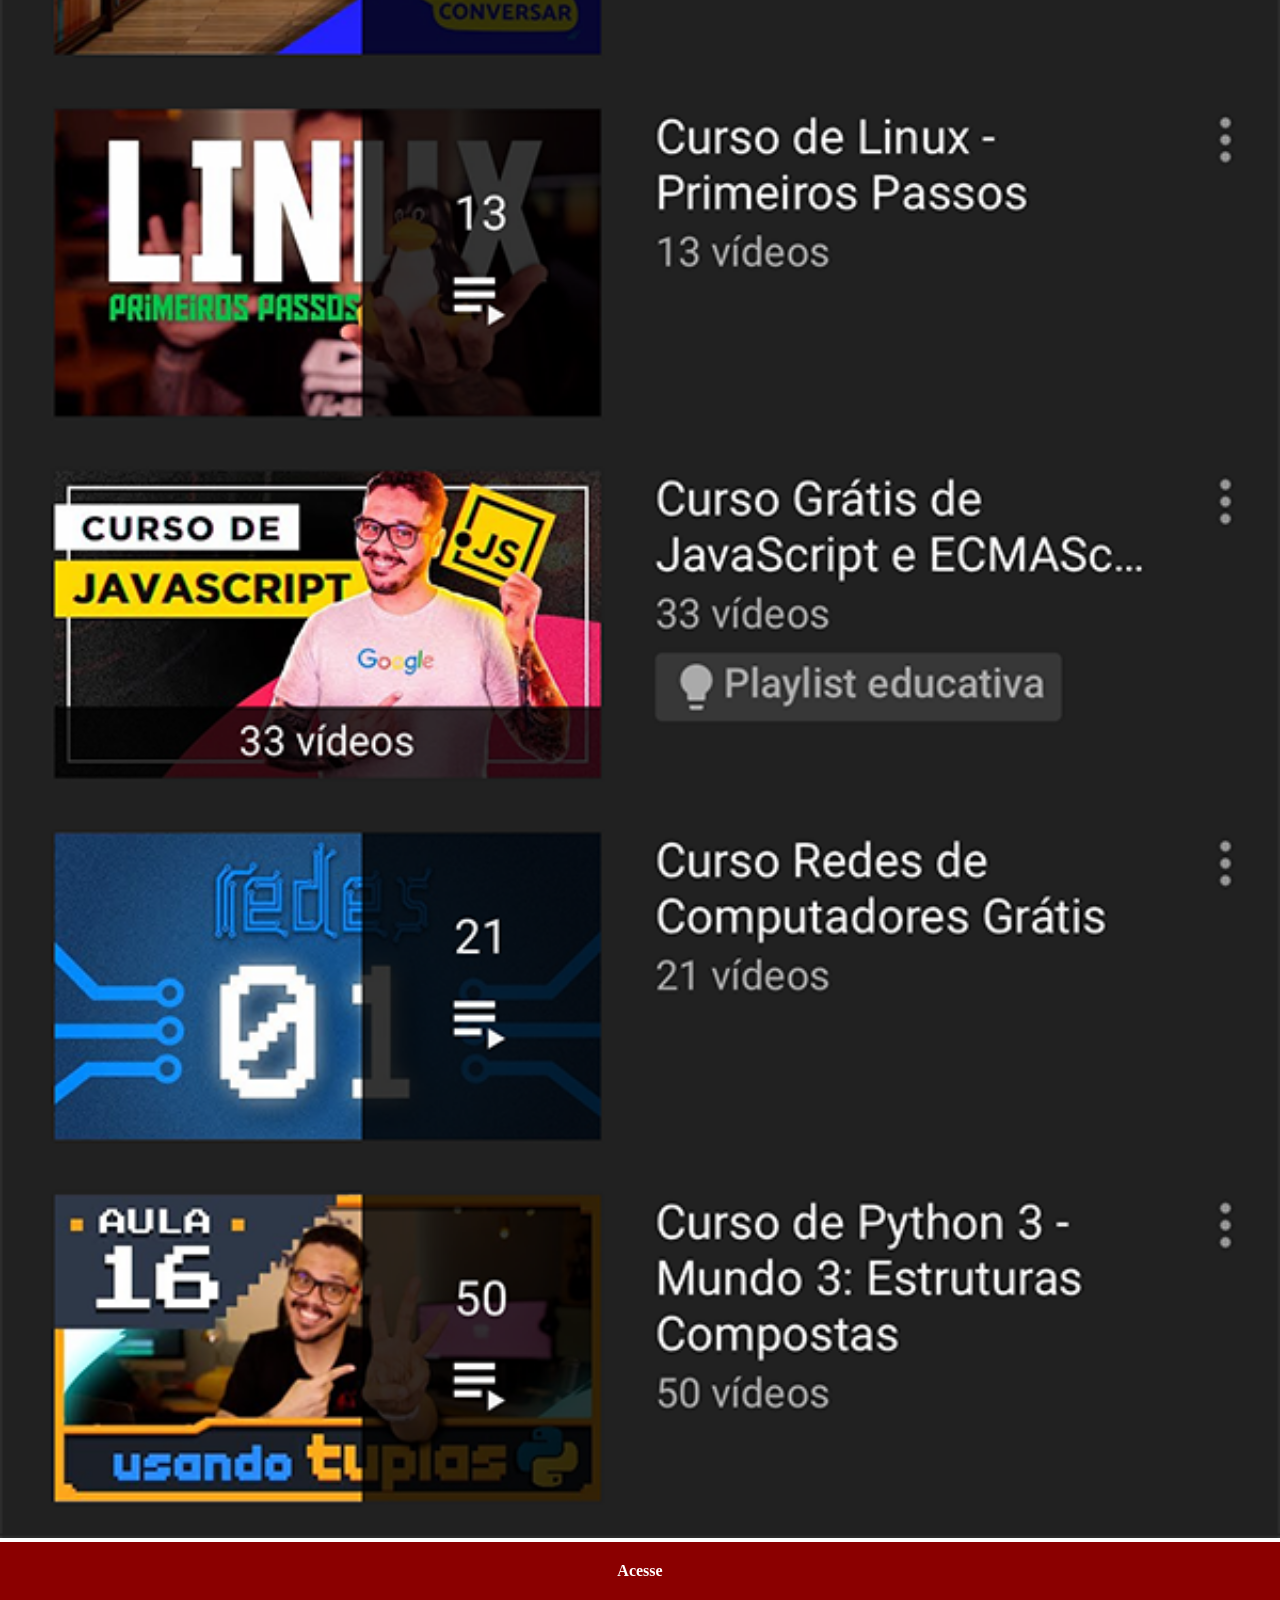
<file: youtube.html>
<!DOCTYPE html>
<html lang="pt-br">
<head>
    <meta charset="UTF-8">
    <meta name="viewport" content="width=device-width, initial-scale=1.0">
    <title>Youtube</title>
    <style>
       * {
        margin: 0;
        padding: 0;
       }
       ::-webkit-scrollbar {
        width: 0px;
        height: 0px;
       }
       img {
        width: 100vw;
       }
       a {
        display: block;
        background-color: darkred;
        padding: 20px;
        font-weight: bolder;
        text-decoration: none;
        text-align: center;
        color: white;
       }
       a:hover {
        background-color: red;
       }
    </style>
</head>
<body>
    <img src="imagens/tela-youtube.png" alt="Youtube">
    <a href="https://www.youtube.com/c/CursoemVideo/playlists" target="_blank">Acesse</a>
</body>
</html>
</file>
<file: style.css>
@charset "UTF-8'";
* {
    margin: 0px;
    padding: 0px;
    font-family: Arial, Helvetica, sans-serif;
}
html, body {
    height: 100vh;
    width: 100vw;
    background-color: black;
}
body {
    background-image: url(imagens/fundo-madeira.jpg);
    background-size: cover;
    background-attachment: fixed;
}
main {
    height: 100vh;
    position: relative;
   
}
#telefone {
    position: absolute;
    height: 627px;
    width: 311px;
    top: 50%;
    left: 50%;
    transform: translate(-50%, -50%);
    background-image: url(imagens/frame-iphone.png);
    background-repeat: no-repeat;
    background-attachment: fixed;
}
#tela {
    position: relative;
    top: 80px;
    left: 20px;
    width: 267px;
    height: 471px;
}
#redes-sociais {
    text-align: right;
}
#redes-sociais img {
    width: 45px;
    margin: 10px;
    border-radius: 50%;
    box-shadow: 2px 2px 5px rgba(0, 0, 0, 0.315);
    box-sizing: border-box;
}
#redes-sociais img:hover {
    border: 2px solid rgba(255, 255, 255, 0.603);
    transform: translate(-2px, -2px);
    box-shadow: 5px 5px 10px rgba(0, 0, 0, 0.408);
    transition: transform 0.5s, border 2s
}
</file>
